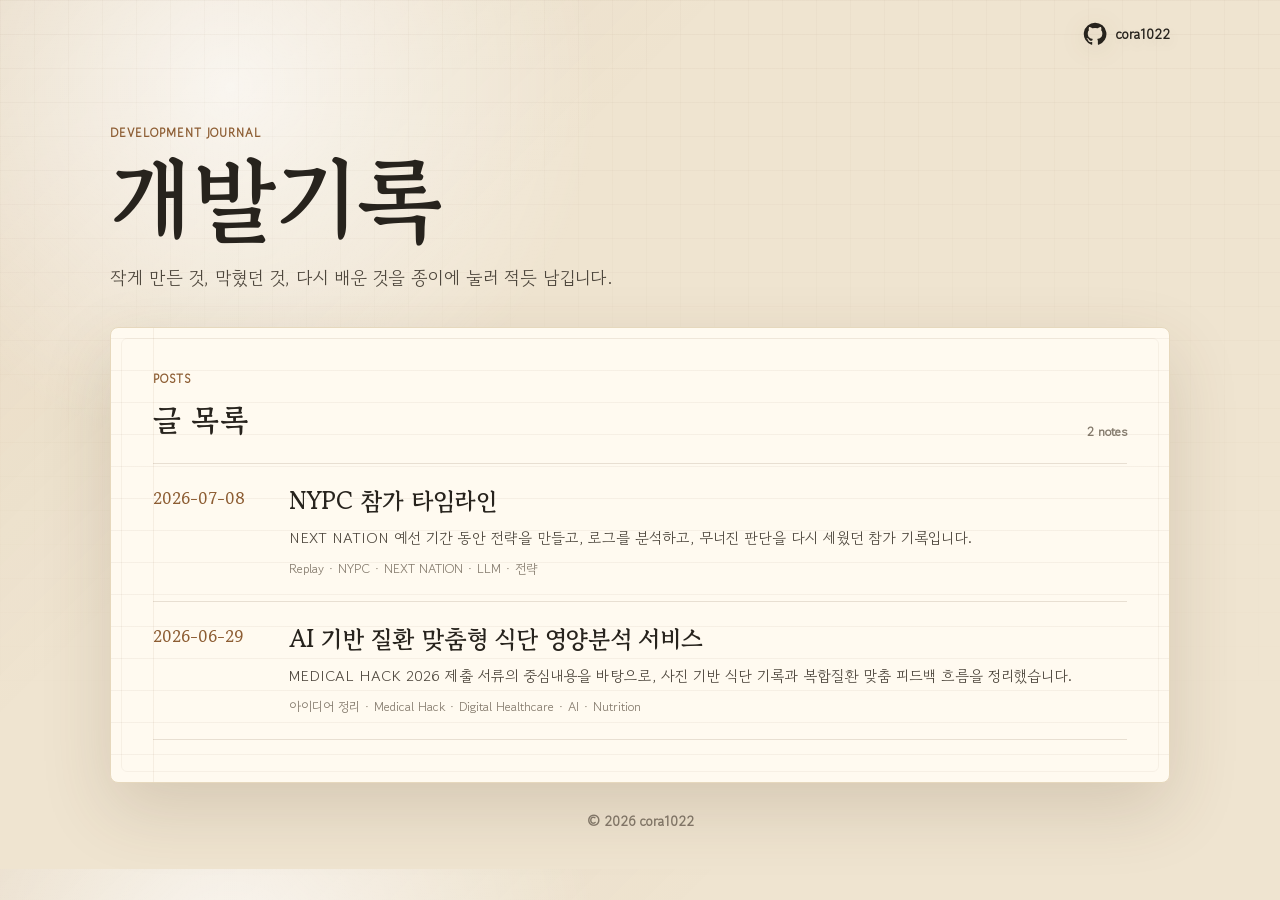
<file: index.html>
<!doctype html>
<html lang="ko">
<head>
  <meta charset="utf-8">
  <meta name="viewport" content="width=device-width, initial-scale=1">
  <title>cora1022 개발기록</title>
  <meta name="description" content="cora1022의 개발 기록을 모아둔 정적 개발기록 페이지입니다.">
  <meta property="og:title" content="cora1022 개발기록">
  <meta property="og:description" content="생각과 실험을 글로 남기는 개발 기록입니다.">
  <meta property="og:type" content="website">
  <meta property="og:url" content="https://cora1022.github.io/blog/">
  <link rel="preconnect" href="https://fonts.googleapis.com">
  <link rel="preconnect" href="https://fonts.gstatic.com" crossorigin>
  <link href="https://fonts.googleapis.com/css2?family=Gowun+Batang:wght@400;700&family=Gowun+Dodum&display=swap" rel="stylesheet">
  <link rel="stylesheet" href="assets/css/blog.css">
  <script defer src="assets/js/posts.js"></script>
  <script defer src="assets/js/main.js"></script>
</head>
<body>
  <header class="site-header">
    <a class="github-brand" href="https://github.com/cora1022" rel="noreferrer" target="_blank" aria-label="cora1022 GitHub">
      <svg viewBox="0 0 24 24" aria-hidden="true">
        <path d="M12 .7a11.3 11.3 0 0 0-3.57 22c.57.1.78-.25.78-.55v-2.16c-3.18.69-3.85-1.35-3.85-1.35-.52-1.31-1.27-1.66-1.27-1.66-1.04-.71.08-.7.08-.7 1.15.08 1.75 1.18 1.75 1.18 1.02 1.75 2.68 1.24 3.33.95.1-.74.4-1.24.72-1.52-2.54-.29-5.21-1.27-5.21-5.64 0-1.25.45-2.27 1.18-3.07-.12-.29-.51-1.46.11-3.03 0 0 .96-.31 3.14 1.17a10.86 10.86 0 0 1 5.72 0c2.18-1.48 3.14-1.17 3.14-1.17.62 1.57.23 2.74.11 3.03.74.8 1.18 1.82 1.18 3.07 0 4.38-2.68 5.35-5.23 5.63.41.36.77 1.06.77 2.14v3.17c0 .3.21.66.79.55A11.3 11.3 0 0 0 12 .7Z"/>
      </svg>
      <span>cora1022</span>
    </a>
  </header>

  <main>
    <section class="journal-hero" aria-labelledby="page-title">
      <p class="eyebrow">Development Journal</p>
      <h1 id="page-title">개발기록</h1>
      <p class="intro">작게 만든 것, 막혔던 것, 다시 배운 것을 종이에 눌러 적듯 남깁니다.</p>
    </section>

    <section class="paper-panel" aria-labelledby="posts-title">
      <div class="section-head">
        <div>
          <p class="eyebrow">Posts</p>
          <h2 id="posts-title">글 목록</h2>
        </div>
        <p class="post-count" data-post-count>0 notes</p>
      </div>
      <div class="post-list" data-post-list></div>
    </section>
  </main>

  <footer class="site-footer">
    <span>© <span data-year></span> cora1022</span>
  </footer>
</body>
</html>
</file>
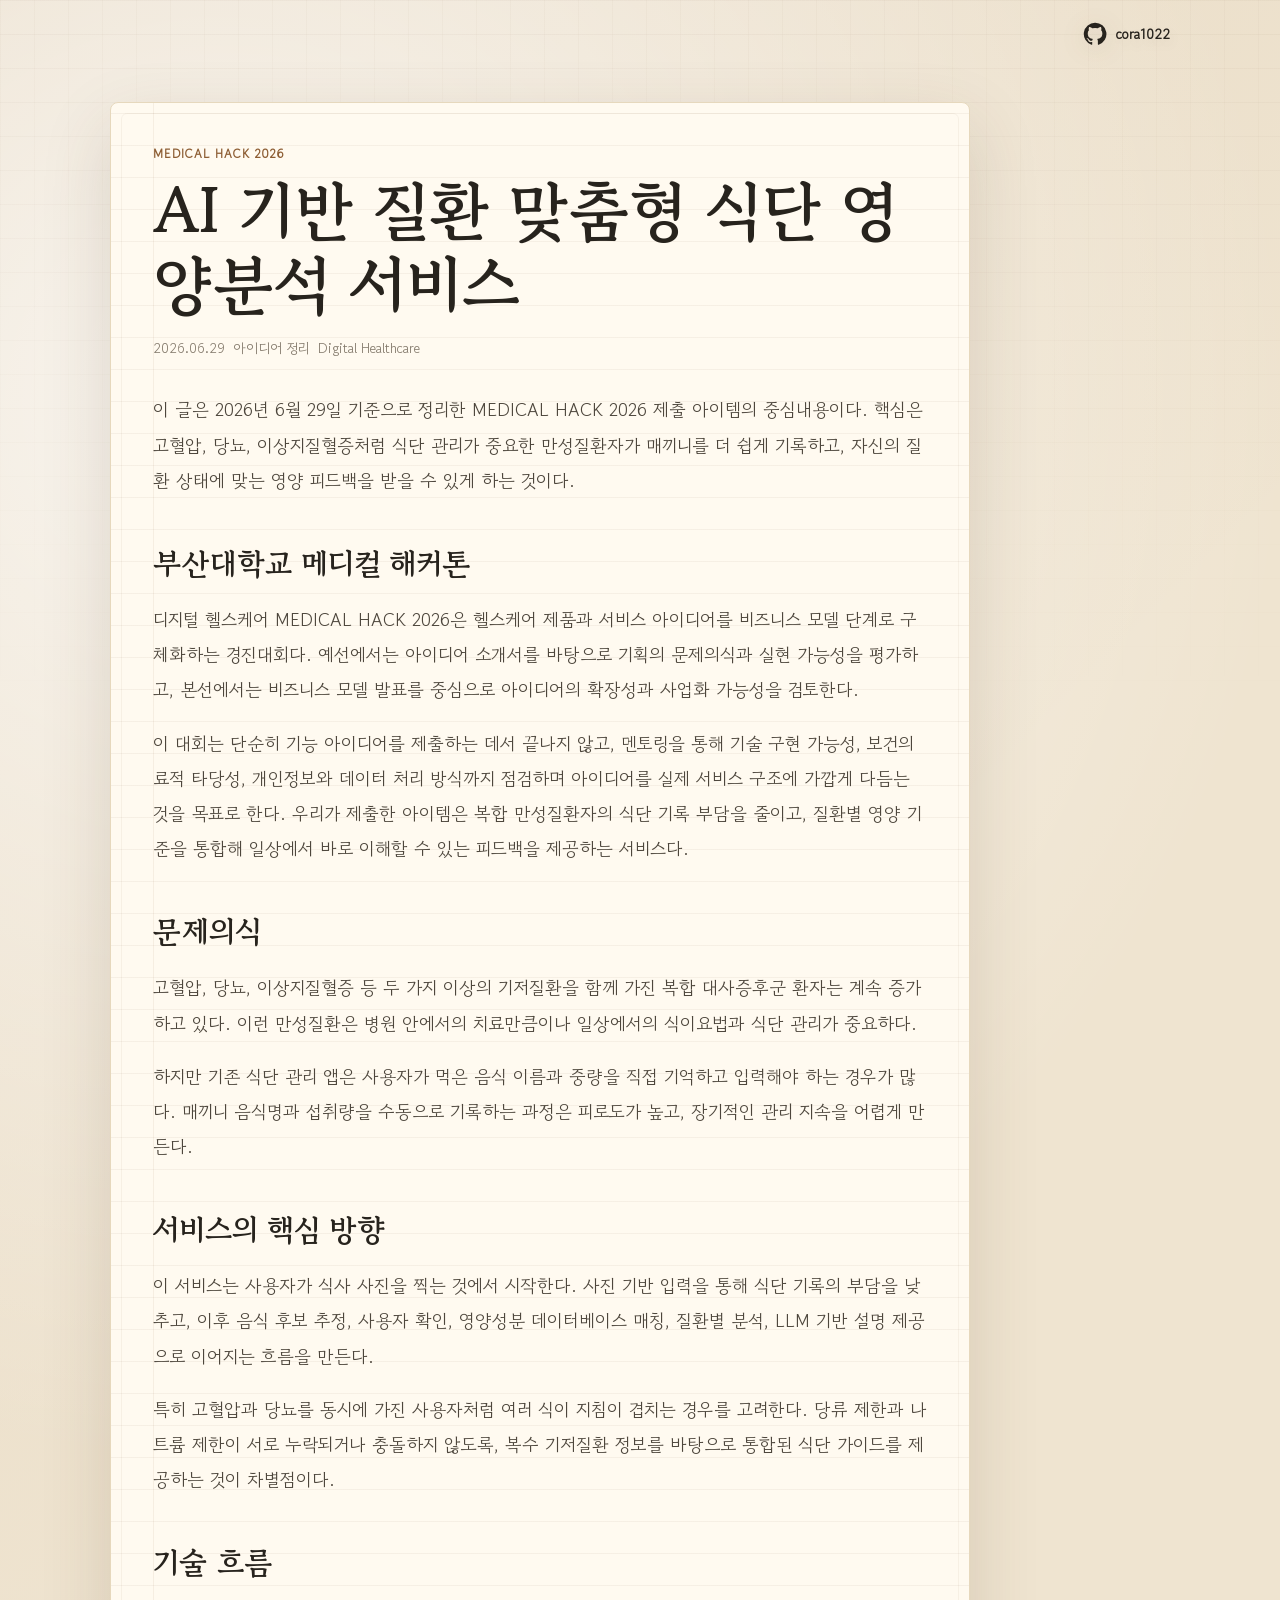
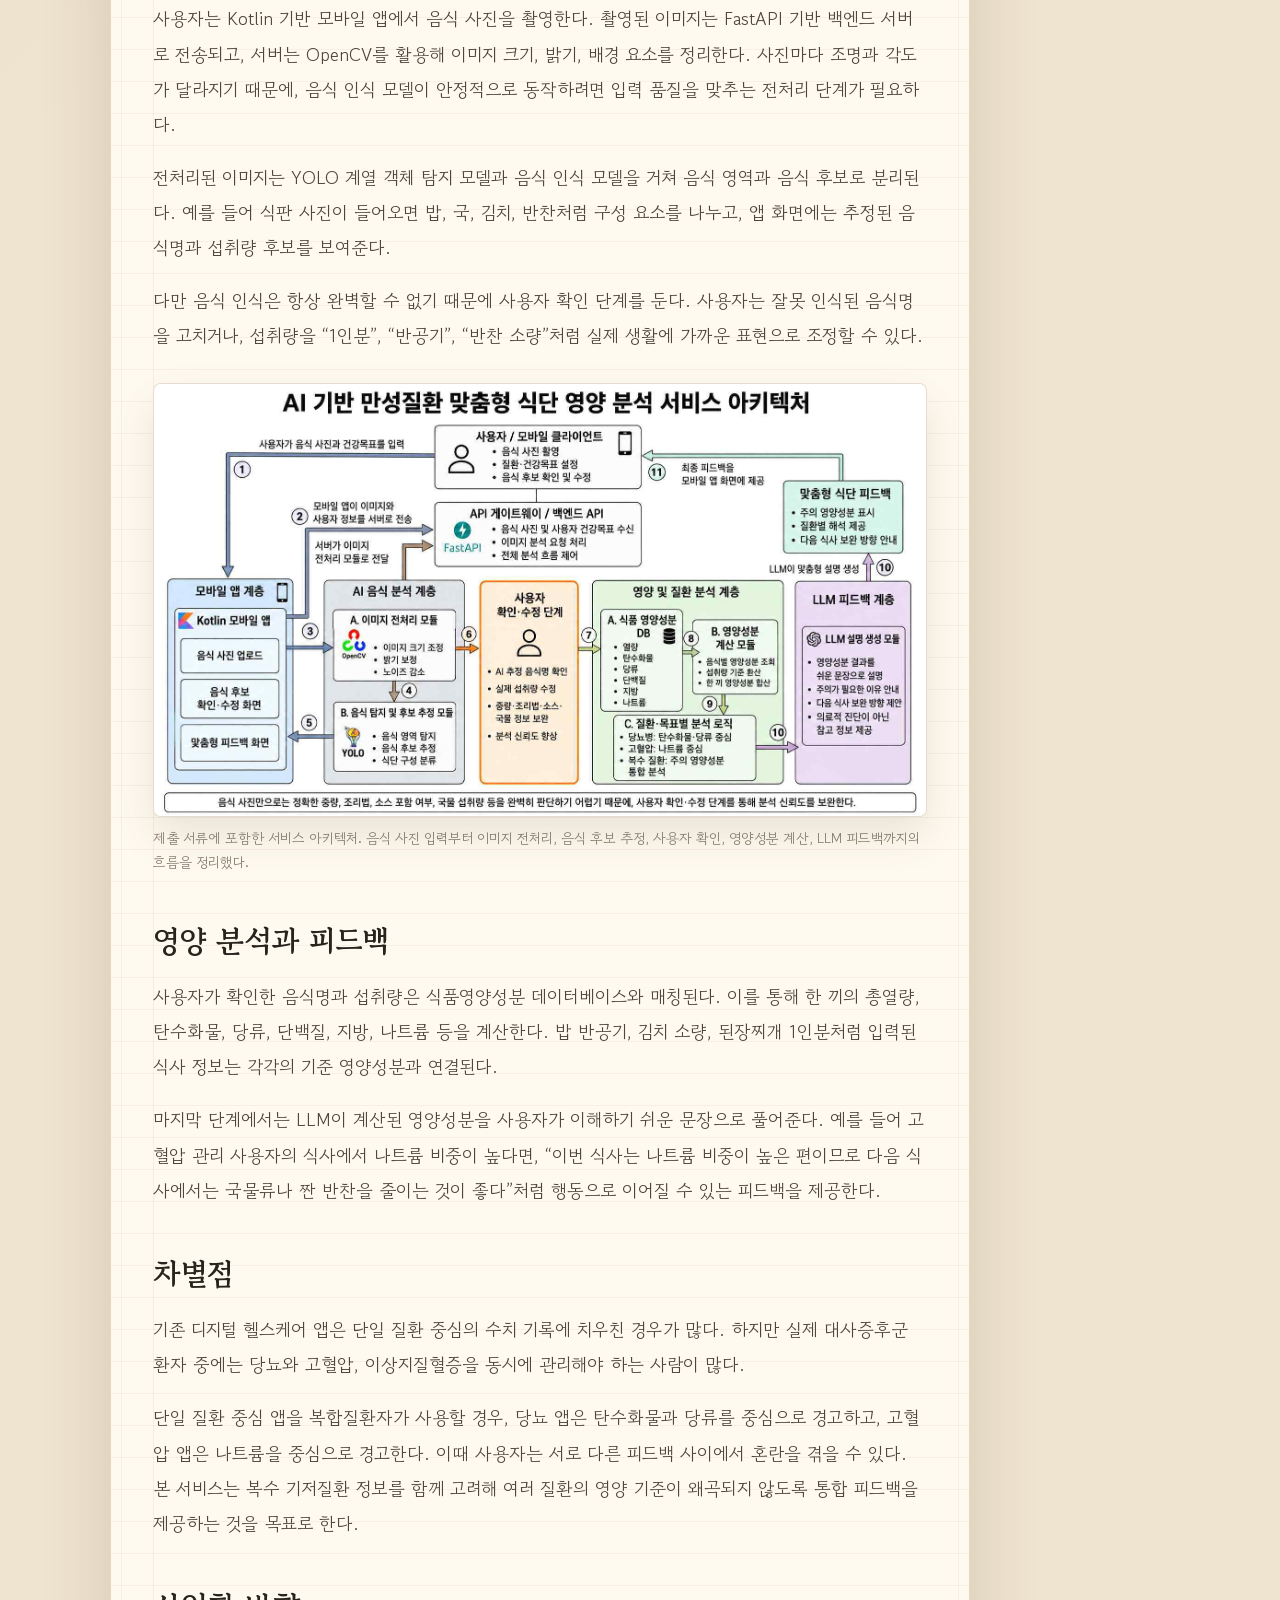
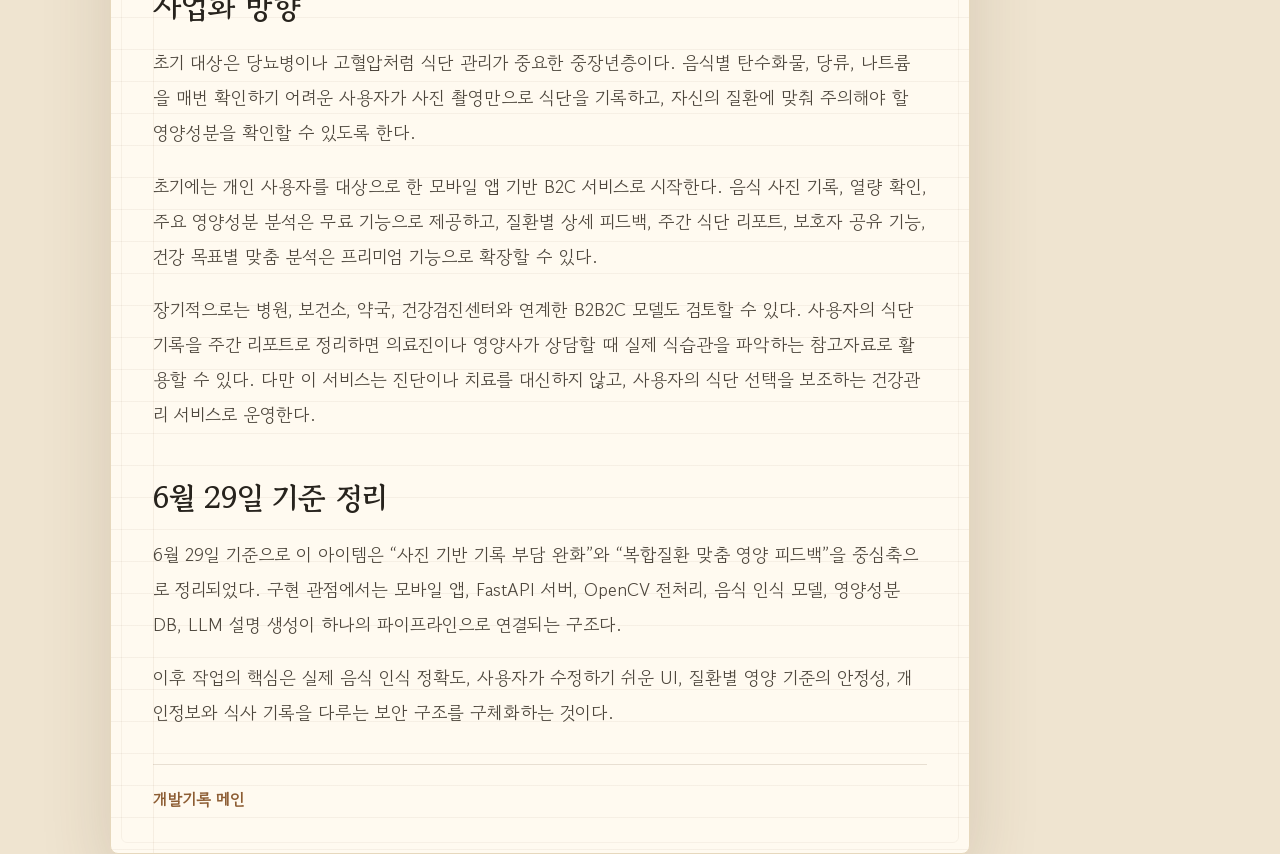
<file: posts/medical-hack-diet-analysis.html>
<!doctype html>
<html lang="ko">
<head>
  <meta charset="utf-8">
  <meta name="viewport" content="width=device-width, initial-scale=1">
  <title>AI 기반 질환 맞춤형 식단 영양분석 서비스 - cora1022 개발기록</title>
  <meta name="description" content="MEDICAL HACK 2026 제출 서류의 중심내용을 2026년 6월 29일 기준으로 정리한 개발기록입니다.">
  <link rel="preconnect" href="https://fonts.googleapis.com">
  <link rel="preconnect" href="https://fonts.gstatic.com" crossorigin>
  <link href="https://fonts.googleapis.com/css2?family=Gowun+Batang:wght@400;700&family=Gowun+Dodum&display=swap" rel="stylesheet">
  <link rel="stylesheet" href="../assets/css/blog.css">
</head>
<body class="article-page">
  <header class="site-header">
    <a class="github-brand" href="https://github.com/cora1022" rel="noreferrer" target="_blank" aria-label="cora1022 GitHub">
      <svg viewBox="0 0 24 24" aria-hidden="true">
        <path d="M12 .7a11.3 11.3 0 0 0-3.57 22c.57.1.78-.25.78-.55v-2.16c-3.18.69-3.85-1.35-3.85-1.35-.52-1.31-1.27-1.66-1.27-1.66-1.04-.71.08-.7.08-.7 1.15.08 1.75 1.18 1.75 1.18 1.02 1.75 2.68 1.24 3.33.95.1-.74.4-1.24.72-1.52-2.54-.29-5.21-1.27-5.21-5.64 0-1.25.45-2.27 1.18-3.07-.12-.29-.51-1.46.11-3.03 0 0 .96-.31 3.14 1.17a10.86 10.86 0 0 1 5.72 0c2.18-1.48 3.14-1.17 3.14-1.17.62 1.57.23 2.74.11 3.03.74.8 1.18 1.82 1.18 3.07 0 4.38-2.68 5.35-5.23 5.63.41.36.77 1.06.77 2.14v3.17c0 .3.21.66.79.55A11.3 11.3 0 0 0 12 .7Z"/>
      </svg>
      <span>cora1022</span>
    </a>
  </header>

  <main>
    <article class="paper-panel article">
      <header class="article-header">
        <p class="eyebrow">MEDICAL HACK 2026</p>
        <h1>AI 기반 질환 맞춤형 식단 영양분석 서비스</h1>
        <div class="article-meta">
          <time datetime="2026-06-29">2026.06.29</time>
          <span>아이디어 정리</span>
          <span>Digital Healthcare</span>
        </div>
      </header>

      <div class="article-content">
        <p>이 글은 2026년 6월 29일 기준으로 정리한 MEDICAL HACK 2026 제출 아이템의 중심내용이다. 핵심은 고혈압, 당뇨, 이상지질혈증처럼 식단 관리가 중요한 만성질환자가 매끼니를 더 쉽게 기록하고, 자신의 질환 상태에 맞는 영양 피드백을 받을 수 있게 하는 것이다.</p>

        <h2>부산대학교 메디컬 해커톤</h2>
        <p>디지털 헬스케어 MEDICAL HACK 2026은 헬스케어 제품과 서비스 아이디어를 비즈니스 모델 단계로 구체화하는 경진대회다. 예선에서는 아이디어 소개서를 바탕으로 기획의 문제의식과 실현 가능성을 평가하고, 본선에서는 비즈니스 모델 발표를 중심으로 아이디어의 확장성과 사업화 가능성을 검토한다.</p>
        <p>이 대회는 단순히 기능 아이디어를 제출하는 데서 끝나지 않고, 멘토링을 통해 기술 구현 가능성, 보건의료적 타당성, 개인정보와 데이터 처리 방식까지 점검하며 아이디어를 실제 서비스 구조에 가깝게 다듬는 것을 목표로 한다. 우리가 제출한 아이템은 복합 만성질환자의 식단 기록 부담을 줄이고, 질환별 영양 기준을 통합해 일상에서 바로 이해할 수 있는 피드백을 제공하는 서비스다.</p>

        <h2>문제의식</h2>
        <p>고혈압, 당뇨, 이상지질혈증 등 두 가지 이상의 기저질환을 함께 가진 복합 대사증후군 환자는 계속 증가하고 있다. 이런 만성질환은 병원 안에서의 치료만큼이나 일상에서의 식이요법과 식단 관리가 중요하다.</p>
        <p>하지만 기존 식단 관리 앱은 사용자가 먹은 음식 이름과 중량을 직접 기억하고 입력해야 하는 경우가 많다. 매끼니 음식명과 섭취량을 수동으로 기록하는 과정은 피로도가 높고, 장기적인 관리 지속을 어렵게 만든다.</p>

        <h2>서비스의 핵심 방향</h2>
        <p>이 서비스는 사용자가 식사 사진을 찍는 것에서 시작한다. 사진 기반 입력을 통해 식단 기록의 부담을 낮추고, 이후 음식 후보 추정, 사용자 확인, 영양성분 데이터베이스 매칭, 질환별 분석, LLM 기반 설명 제공으로 이어지는 흐름을 만든다.</p>
        <p>특히 고혈압과 당뇨를 동시에 가진 사용자처럼 여러 식이 지침이 겹치는 경우를 고려한다. 당류 제한과 나트륨 제한이 서로 누락되거나 충돌하지 않도록, 복수 기저질환 정보를 바탕으로 통합된 식단 가이드를 제공하는 것이 차별점이다.</p>

        <h2>기술 흐름</h2>
        <p>사용자는 Kotlin 기반 모바일 앱에서 음식 사진을 촬영한다. 촬영된 이미지는 FastAPI 기반 백엔드 서버로 전송되고, 서버는 OpenCV를 활용해 이미지 크기, 밝기, 배경 요소를 정리한다. 사진마다 조명과 각도가 달라지기 때문에, 음식 인식 모델이 안정적으로 동작하려면 입력 품질을 맞추는 전처리 단계가 필요하다.</p>
        <p>전처리된 이미지는 YOLO 계열 객체 탐지 모델과 음식 인식 모델을 거쳐 음식 영역과 음식 후보로 분리된다. 예를 들어 식판 사진이 들어오면 밥, 국, 김치, 반찬처럼 구성 요소를 나누고, 앱 화면에는 추정된 음식명과 섭취량 후보를 보여준다.</p>
        <p>다만 음식 인식은 항상 완벽할 수 없기 때문에 사용자 확인 단계를 둔다. 사용자는 잘못 인식된 음식명을 고치거나, 섭취량을 “1인분”, “반공기”, “반찬 소량”처럼 실제 생활에 가까운 표현으로 조정할 수 있다.</p>

        <figure class="article-figure">
          <img src="../assets/img/medical-hack/page-03-image-01.jpg" alt="AI 기반 만성질환 맞춤형 식단 영양 분석 서비스 아키텍처">
          <figcaption>제출 서류에 포함한 서비스 아키텍처. 음식 사진 입력부터 이미지 전처리, 음식 후보 추정, 사용자 확인, 영양성분 계산, LLM 피드백까지의 흐름을 정리했다.</figcaption>
        </figure>

        <h2>영양 분석과 피드백</h2>
        <p>사용자가 확인한 음식명과 섭취량은 식품영양성분 데이터베이스와 매칭된다. 이를 통해 한 끼의 총열량, 탄수화물, 당류, 단백질, 지방, 나트륨 등을 계산한다. 밥 반공기, 김치 소량, 된장찌개 1인분처럼 입력된 식사 정보는 각각의 기준 영양성분과 연결된다.</p>
        <p>마지막 단계에서는 LLM이 계산된 영양성분을 사용자가 이해하기 쉬운 문장으로 풀어준다. 예를 들어 고혈압 관리 사용자의 식사에서 나트륨 비중이 높다면, “이번 식사는 나트륨 비중이 높은 편이므로 다음 식사에서는 국물류나 짠 반찬을 줄이는 것이 좋다”처럼 행동으로 이어질 수 있는 피드백을 제공한다.</p>

        <h2>차별점</h2>
        <p>기존 디지털 헬스케어 앱은 단일 질환 중심의 수치 기록에 치우친 경우가 많다. 하지만 실제 대사증후군 환자 중에는 당뇨와 고혈압, 이상지질혈증을 동시에 관리해야 하는 사람이 많다.</p>
        <p>단일 질환 중심 앱을 복합질환자가 사용할 경우, 당뇨 앱은 탄수화물과 당류를 중심으로 경고하고, 고혈압 앱은 나트륨을 중심으로 경고한다. 이때 사용자는 서로 다른 피드백 사이에서 혼란을 겪을 수 있다. 본 서비스는 복수 기저질환 정보를 함께 고려해 여러 질환의 영양 기준이 왜곡되지 않도록 통합 피드백을 제공하는 것을 목표로 한다.</p>

        <h2>사업화 방향</h2>
        <p>초기 대상은 당뇨병이나 고혈압처럼 식단 관리가 중요한 중장년층이다. 음식별 탄수화물, 당류, 나트륨을 매번 확인하기 어려운 사용자가 사진 촬영만으로 식단을 기록하고, 자신의 질환에 맞춰 주의해야 할 영양성분을 확인할 수 있도록 한다.</p>
        <p>초기에는 개인 사용자를 대상으로 한 모바일 앱 기반 B2C 서비스로 시작한다. 음식 사진 기록, 열량 확인, 주요 영양성분 분석은 무료 기능으로 제공하고, 질환별 상세 피드백, 주간 식단 리포트, 보호자 공유 기능, 건강 목표별 맞춤 분석은 프리미엄 기능으로 확장할 수 있다.</p>
        <p>장기적으로는 병원, 보건소, 약국, 건강검진센터와 연계한 B2B2C 모델도 검토할 수 있다. 사용자의 식단 기록을 주간 리포트로 정리하면 의료진이나 영양사가 상담할 때 실제 식습관을 파악하는 참고자료로 활용할 수 있다. 다만 이 서비스는 진단이나 치료를 대신하지 않고, 사용자의 식단 선택을 보조하는 건강관리 서비스로 운영한다.</p>

        <h2>6월 29일 기준 정리</h2>
        <p>6월 29일 기준으로 이 아이템은 “사진 기반 기록 부담 완화”와 “복합질환 맞춤 영양 피드백”을 중심축으로 정리되었다. 구현 관점에서는 모바일 앱, FastAPI 서버, OpenCV 전처리, 음식 인식 모델, 영양성분 DB, LLM 설명 생성이 하나의 파이프라인으로 연결되는 구조다.</p>
        <p>이후 작업의 핵심은 실제 음식 인식 정확도, 사용자가 수정하기 쉬운 UI, 질환별 영양 기준의 안정성, 개인정보와 식사 기록을 다루는 보안 구조를 구체화하는 것이다.</p>
      </div>

      <footer class="article-actions">
        <a class="text-link" href="../">개발기록 메인</a>
      </footer>
    </article>
  </main>
</body>
</html>
</file>
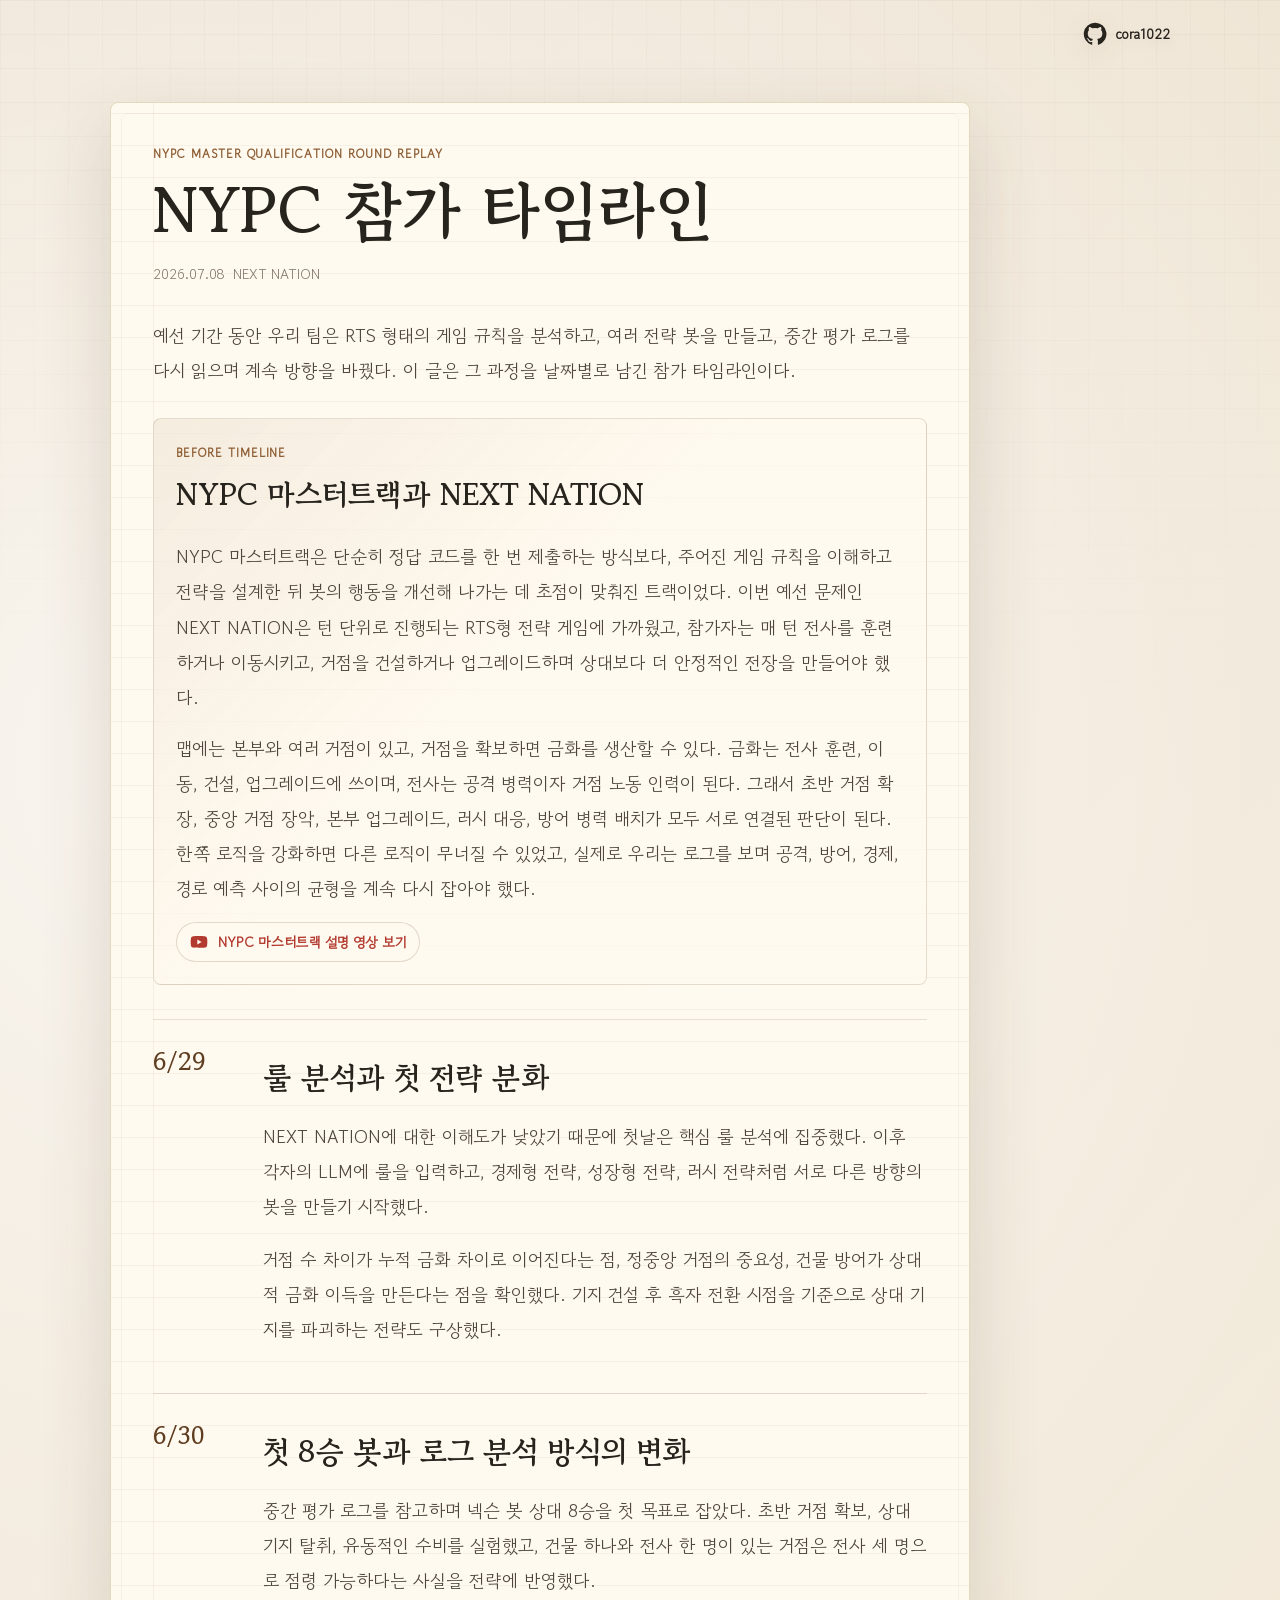
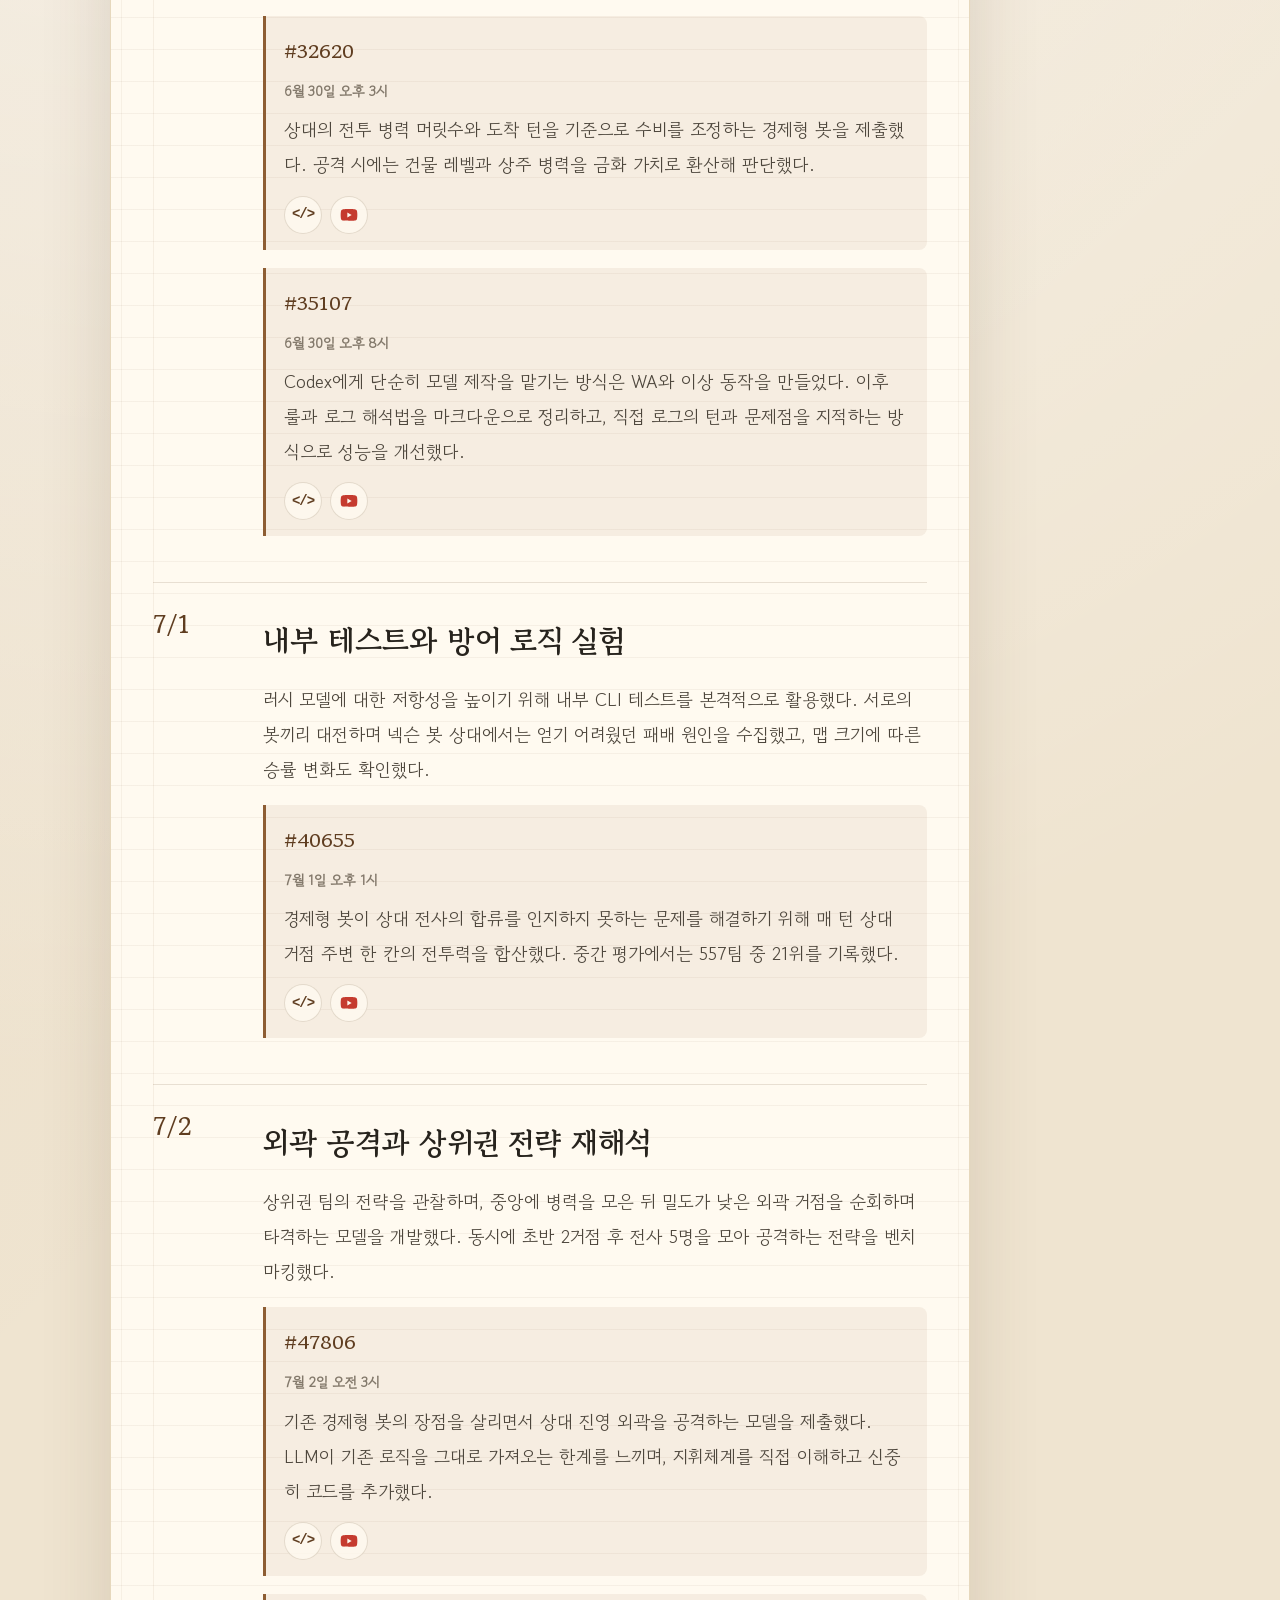
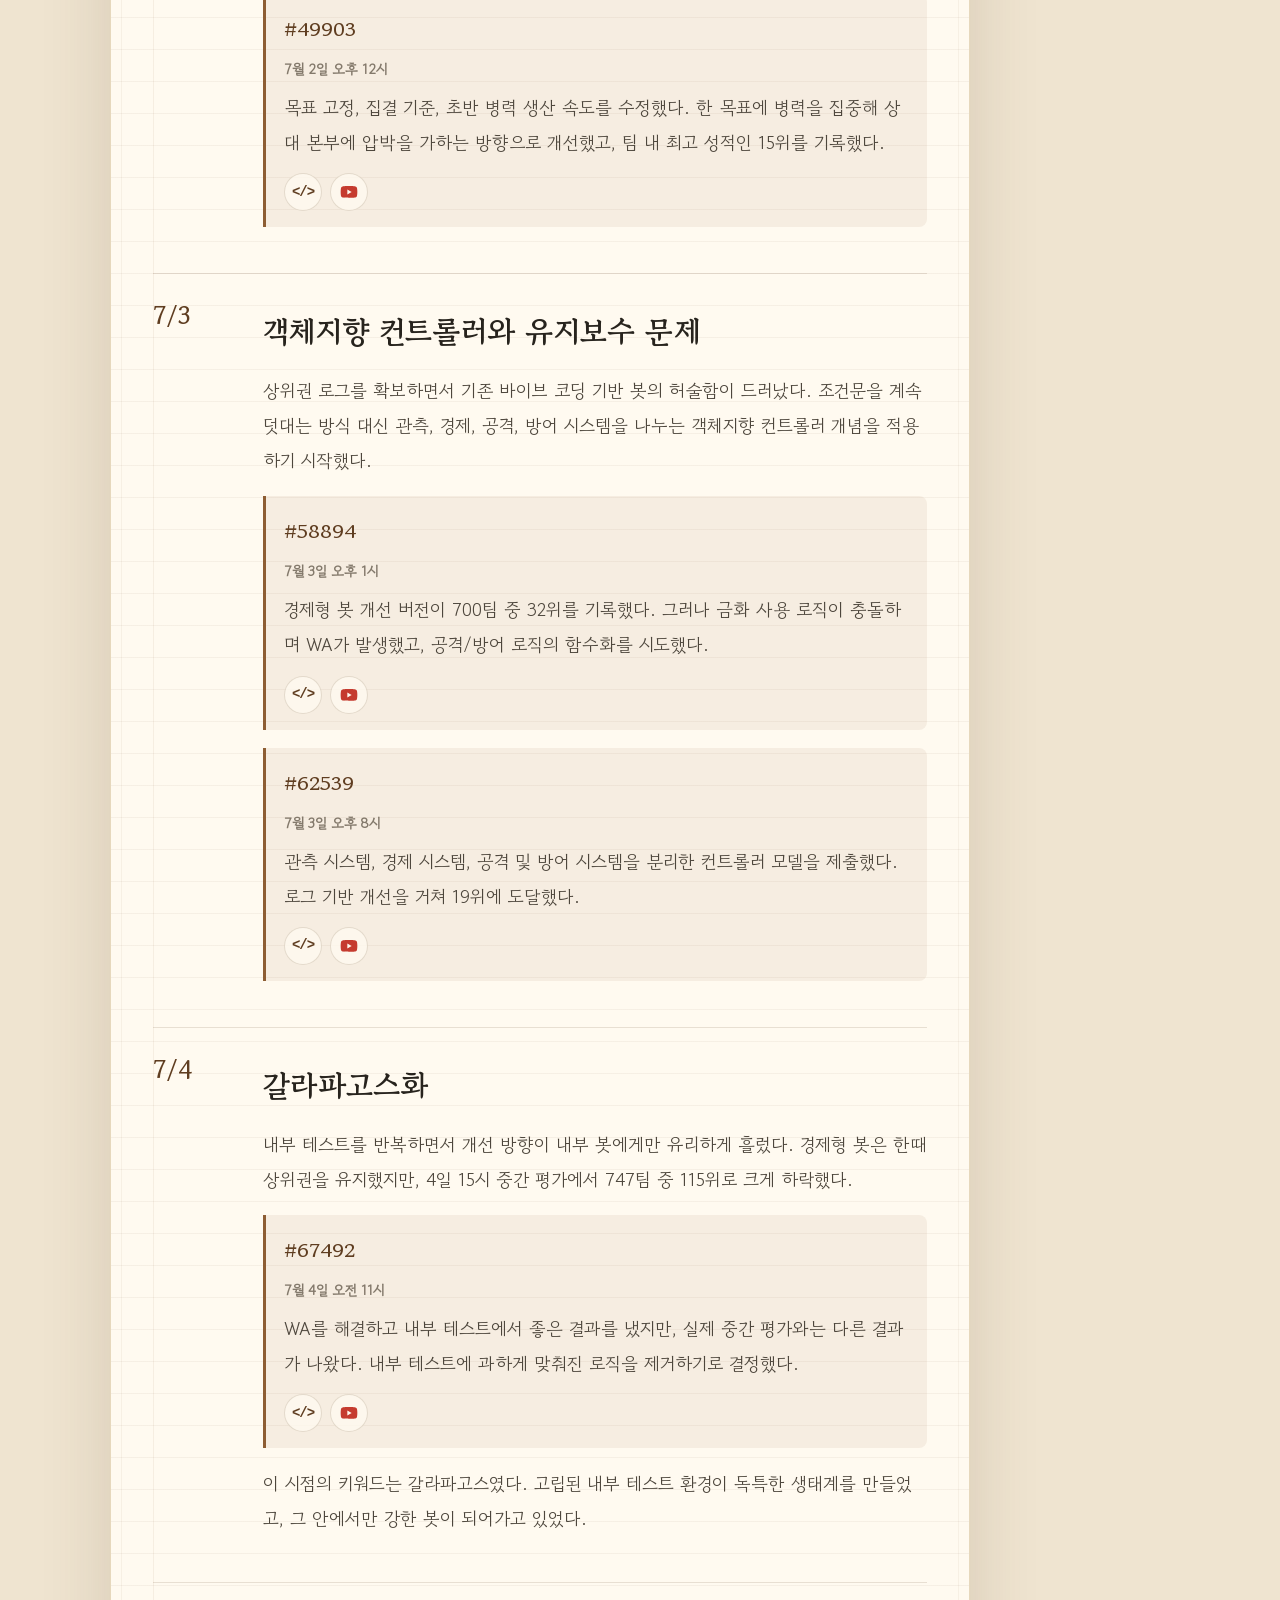
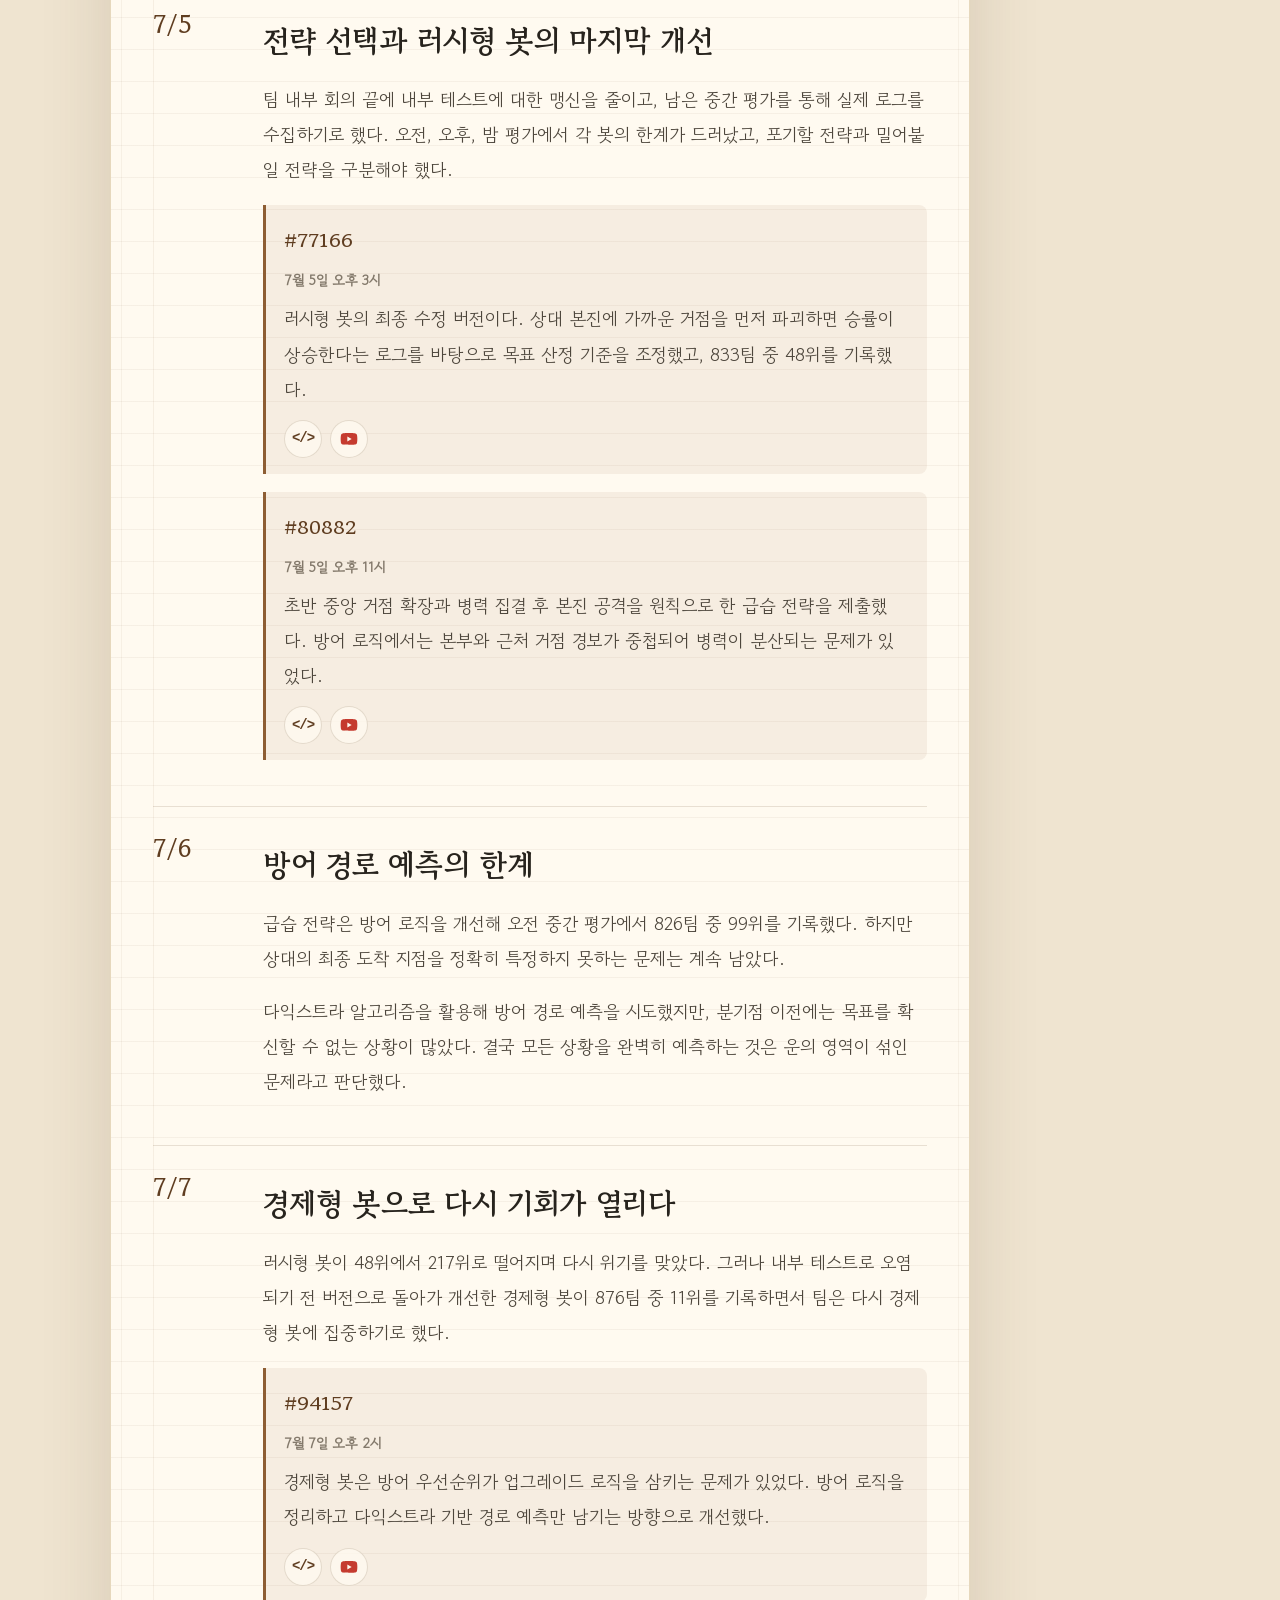
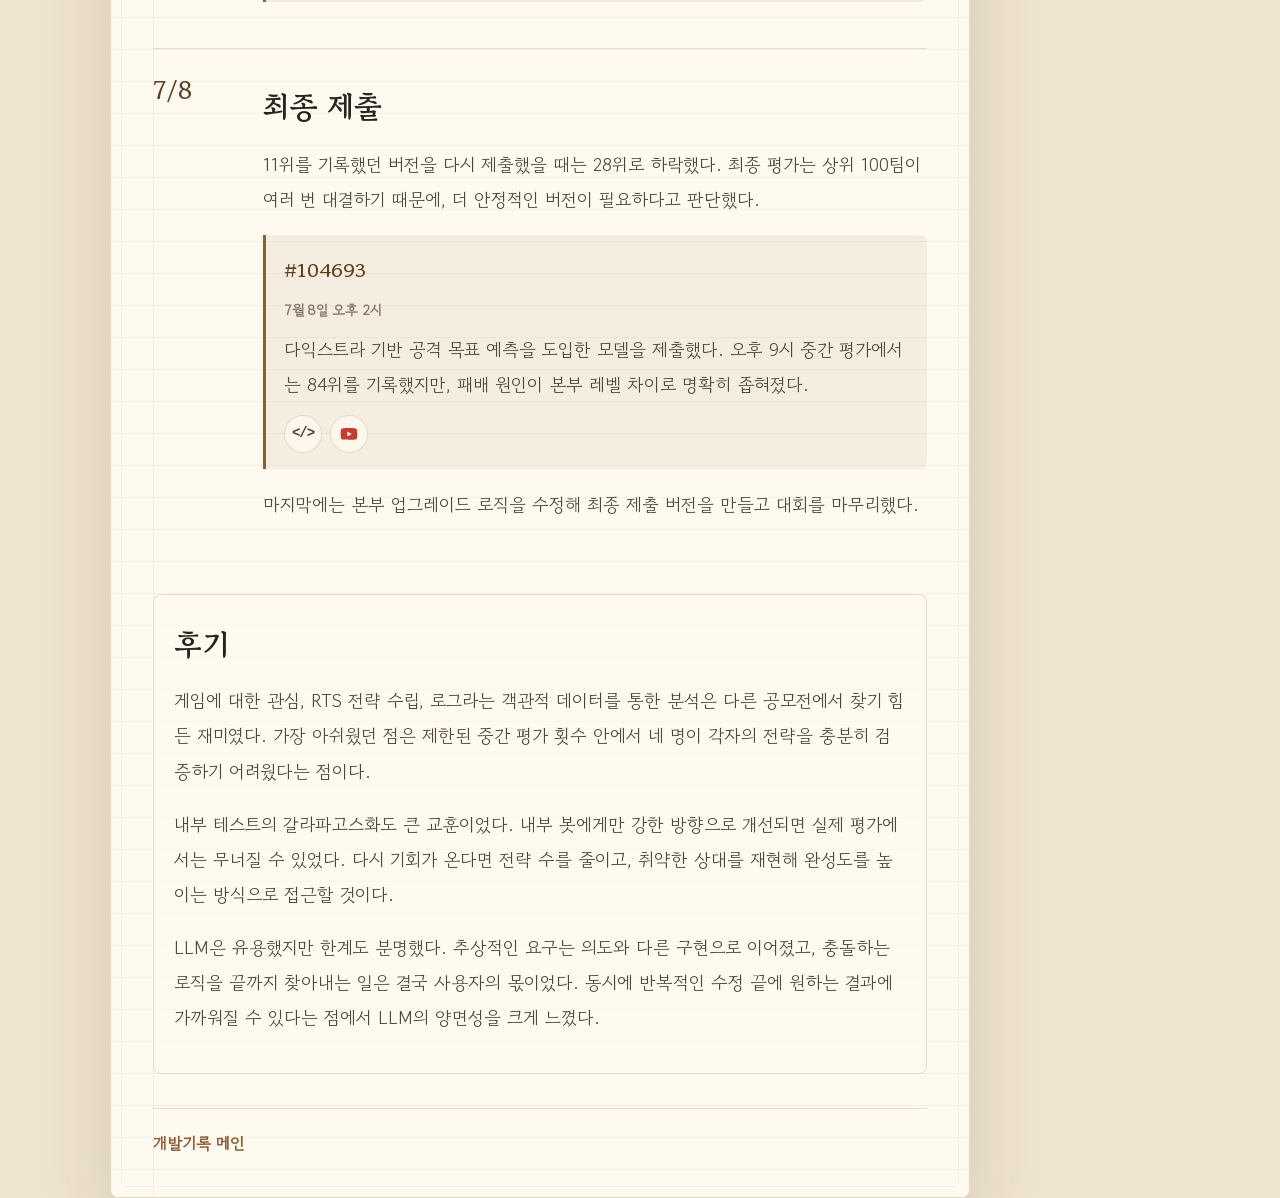
<file: posts/nypc-participation-timeline.html>
<!doctype html>
<html lang="ko">
<head>
  <meta charset="utf-8">
  <meta name="viewport" content="width=device-width, initial-scale=1">
  <title>NYPC 참가 타임라인 - cora1022 개발기록</title>
  <meta name="description" content="NYPC NEXT NATION 예선 참가 과정을 날짜별 타임라인으로 정리한 기록입니다.">
  <link rel="preconnect" href="https://fonts.googleapis.com">
  <link rel="preconnect" href="https://fonts.gstatic.com" crossorigin>
  <link href="https://fonts.googleapis.com/css2?family=Gowun+Batang:wght@400;700&family=Gowun+Dodum&display=swap" rel="stylesheet">
  <link rel="stylesheet" href="../assets/css/blog.css">
  <script defer src="../assets/js/video-modal.js"></script>
</head>
<body class="article-page">
  <header class="site-header">
    <a class="github-brand" href="https://github.com/cora1022" rel="noreferrer" target="_blank" aria-label="cora1022 GitHub">
      <svg viewBox="0 0 24 24" aria-hidden="true">
        <path d="M12 .7a11.3 11.3 0 0 0-3.57 22c.57.1.78-.25.78-.55v-2.16c-3.18.69-3.85-1.35-3.85-1.35-.52-1.31-1.27-1.66-1.27-1.66-1.04-.71.08-.7.08-.7 1.15.08 1.75 1.18 1.75 1.18 1.02 1.75 2.68 1.24 3.33.95.1-.74.4-1.24.72-1.52-2.54-.29-5.21-1.27-5.21-5.64 0-1.25.45-2.27 1.18-3.07-.12-.29-.51-1.46.11-3.03 0 0 .96-.31 3.14 1.17a10.86 10.86 0 0 1 5.72 0c2.18-1.48 3.14-1.17 3.14-1.17.62 1.57.23 2.74.11 3.03.74.8 1.18 1.82 1.18 3.07 0 4.38-2.68 5.35-5.23 5.63.41.36.77 1.06.77 2.14v3.17c0 .3.21.66.79.55A11.3 11.3 0 0 0 12 .7Z"/>
      </svg>
      <span>cora1022</span>
    </a>
  </header>

  <main>
    <article class="paper-panel article">
      <header class="article-header">
        <p class="eyebrow">NYPC Master Qualification Round Replay</p>
        <h1>NYPC 참가 타임라인</h1>
        <div class="article-meta">
          <time datetime="2026-07-08">2026.07.08</time>
          <span>NEXT NATION</span>
        </div>
      </header>

      <div class="article-content">
        <p>예선 기간 동안 우리 팀은 RTS 형태의 게임 규칙을 분석하고, 여러 전략 봇을 만들고, 중간 평가 로그를 다시 읽으며 계속 방향을 바꿨다. 이 글은 그 과정을 날짜별로 남긴 참가 타임라인이다.</p>

        <section class="intro-brief" aria-labelledby="master-track-title">
          <div>
            <p class="eyebrow">Before Timeline</p>
            <h2 id="master-track-title">NYPC 마스터트랙과 NEXT NATION</h2>
          </div>
          <p>NYPC 마스터트랙은 단순히 정답 코드를 한 번 제출하는 방식보다, 주어진 게임 규칙을 이해하고 전략을 설계한 뒤 봇의 행동을 개선해 나가는 데 초점이 맞춰진 트랙이었다. 이번 예선 문제인 NEXT NATION은 턴 단위로 진행되는 RTS형 전략 게임에 가까웠고, 참가자는 매 턴 전사를 훈련하거나 이동시키고, 거점을 건설하거나 업그레이드하며 상대보다 더 안정적인 전장을 만들어야 했다.</p>
          <p>맵에는 본부와 여러 거점이 있고, 거점을 확보하면 금화를 생산할 수 있다. 금화는 전사 훈련, 이동, 건설, 업그레이드에 쓰이며, 전사는 공격 병력이자 거점 노동 인력이 된다. 그래서 초반 거점 확장, 중앙 거점 장악, 본부 업그레이드, 러시 대응, 방어 병력 배치가 모두 서로 연결된 판단이 된다. 한쪽 로직을 강화하면 다른 로직이 무너질 수 있었고, 실제로 우리는 로그를 보며 공격, 방어, 경제, 경로 예측 사이의 균형을 계속 다시 잡아야 했다.</p>
          <a class="video-reference" href="https://www.youtube.com/watch?v=BnExruRtP1A&t=114s" rel="noreferrer" target="_blank">
            <svg viewBox="0 0 24 24" aria-hidden="true"><path d="M21.6 7.2a2.7 2.7 0 0 0-1.9-1.9C18 4.9 12 4.9 12 4.9s-6 0-7.7.4a2.7 2.7 0 0 0-1.9 1.9A28.2 28.2 0 0 0 2 12a28.2 28.2 0 0 0 .4 4.8 2.7 2.7 0 0 0 1.9 1.9c1.7.4 7.7.4 7.7.4s6 0 7.7-.4a2.7 2.7 0 0 0 1.9-1.9A28.2 28.2 0 0 0 22 12a28.2 28.2 0 0 0-.4-4.8ZM10 15.1V8.9l5.2 3.1L10 15.1Z"/></svg>
            <span>NYPC 마스터트랙 설명 영상 보기</span>
          </a>
        </section>

        <section class="timeline" aria-label="NYPC 참가 타임라인">
          <article class="timeline-entry">
            <time datetime="2026-06-29">6/29</time>
            <div>
              <h2>룰 분석과 첫 전략 분화</h2>
              <p>NEXT NATION에 대한 이해도가 낮았기 때문에 첫날은 핵심 룰 분석에 집중했다. 이후 각자의 LLM에 룰을 입력하고, 경제형 전략, 성장형 전략, 러시 전략처럼 서로 다른 방향의 봇을 만들기 시작했다.</p>
              <p>거점 수 차이가 누적 금화 차이로 이어진다는 점, 정중앙 거점의 중요성, 건물 방어가 상대적 금화 이득을 만든다는 점을 확인했다. 기지 건설 후 흑자 전환 시점을 기준으로 상대 기지를 파괴하는 전략도 구상했다.</p>
            </div>
          </article>

          <article class="timeline-entry">
            <time datetime="2026-06-30">6/30</time>
            <div>
              <h2>첫 8승 봇과 로그 분석 방식의 변화</h2>
              <p>중간 평가 로그를 참고하며 넥슨 봇 상대 8승을 첫 목표로 잡았다. 초반 거점 확보, 상대 기지 탈취, 유동적인 수비를 실험했고, 건물 하나와 전사 한 명이 있는 거점은 전사 세 명으로 점령 가능하다는 사실을 전략에 반영했다.</p>
              <div class="submission-card">
                <strong>#32620</strong>
                <span>6월 30일 오후 3시</span>
                <p>상대의 전투 병력 머릿수와 도착 턴을 기준으로 수비를 조정하는 경제형 봇을 제출했다. 공격 시에는 건물 레벨과 상주 병력을 금화 가치로 환산해 판단했다.</p>
                <div class="submission-actions">
                  <a class="submission-action" href="../assets/code/32620.cpp" download aria-label="#32620 코드 다운로드"><svg viewBox="0 0 24 24" aria-hidden="true"><path d="M12 3v10.17l3.59-3.58L17 11l-5 5-5-5 1.41-1.41L11 13.17V3h2ZM5 19h14v2H5v-2Z"/></svg></a>
                  <button class="submission-action youtube-action" type="button" data-video-title="#32620 실행 영상" data-video-url="https://youtu.be/u1oa255PkIc" aria-label="#32620 실행 영상 보기"><svg viewBox="0 0 24 24" aria-hidden="true"><path d="M21.6 7.2a2.7 2.7 0 0 0-1.9-1.9C18 4.9 12 4.9 12 4.9s-6 0-7.7.4a2.7 2.7 0 0 0-1.9 1.9A28.2 28.2 0 0 0 2 12a28.2 28.2 0 0 0 .4 4.8 2.7 2.7 0 0 0 1.9 1.9c1.7.4 7.7.4 7.7.4s6 0 7.7-.4a2.7 2.7 0 0 0 1.9-1.9A28.2 28.2 0 0 0 22 12a28.2 28.2 0 0 0-.4-4.8ZM10 15.1V8.9l5.2 3.1L10 15.1Z"/></svg></button>
                </div>
              </div>
              <div class="submission-card">
                <strong>#35107</strong>
                <span>6월 30일 오후 8시</span>
                <p>Codex에게 단순히 모델 제작을 맡기는 방식은 WA와 이상 동작을 만들었다. 이후 룰과 로그 해석법을 마크다운으로 정리하고, 직접 로그의 턴과 문제점을 지적하는 방식으로 성능을 개선했다.</p>
                <div class="submission-actions">
                  <a class="submission-action" href="../assets/code/35107.cpp" download aria-label="#35107 코드 다운로드"><svg viewBox="0 0 24 24" aria-hidden="true"><path d="M12 3v10.17l3.59-3.58L17 11l-5 5-5-5 1.41-1.41L11 13.17V3h2ZM5 19h14v2H5v-2Z"/></svg></a>
                  <button class="submission-action youtube-action" type="button" data-video-title="#35107 실행 영상" data-video-url="https://youtu.be/IdIb3GAVyTU" aria-label="#35107 실행 영상 보기"><svg viewBox="0 0 24 24" aria-hidden="true"><path d="M21.6 7.2a2.7 2.7 0 0 0-1.9-1.9C18 4.9 12 4.9 12 4.9s-6 0-7.7.4a2.7 2.7 0 0 0-1.9 1.9A28.2 28.2 0 0 0 2 12a28.2 28.2 0 0 0 .4 4.8 2.7 2.7 0 0 0 1.9 1.9c1.7.4 7.7.4 7.7.4s6 0 7.7-.4a2.7 2.7 0 0 0 1.9-1.9A28.2 28.2 0 0 0 22 12a28.2 28.2 0 0 0-.4-4.8ZM10 15.1V8.9l5.2 3.1L10 15.1Z"/></svg></button>
                </div>
              </div>
            </div>
          </article>

          <article class="timeline-entry">
            <time datetime="2026-07-01">7/1</time>
            <div>
              <h2>내부 테스트와 방어 로직 실험</h2>
              <p>러시 모델에 대한 저항성을 높이기 위해 내부 CLI 테스트를 본격적으로 활용했다. 서로의 봇끼리 대전하며 넥슨 봇 상대에서는 얻기 어려웠던 패배 원인을 수집했고, 맵 크기에 따른 승률 변화도 확인했다.</p>
              <div class="submission-card">
                <strong>#40655</strong>
                <span>7월 1일 오후 1시</span>
                <p>경제형 봇이 상대 전사의 합류를 인지하지 못하는 문제를 해결하기 위해 매 턴 상대 거점 주변 한 칸의 전투력을 합산했다. 중간 평가에서는 557팀 중 21위를 기록했다.</p>
                <div class="submission-actions">
                  <a class="submission-action" href="../assets/code/40655.cpp" download aria-label="#40655 코드 다운로드"><svg viewBox="0 0 24 24" aria-hidden="true"><path d="M12 3v10.17l3.59-3.58L17 11l-5 5-5-5 1.41-1.41L11 13.17V3h2ZM5 19h14v2H5v-2Z"/></svg></a>
                  <button class="submission-action youtube-action" type="button" data-video-title="#40655 실행 영상" data-video-url="https://youtu.be/dRQTCS7ou3M" aria-label="#40655 실행 영상 보기"><svg viewBox="0 0 24 24" aria-hidden="true"><path d="M21.6 7.2a2.7 2.7 0 0 0-1.9-1.9C18 4.9 12 4.9 12 4.9s-6 0-7.7.4a2.7 2.7 0 0 0-1.9 1.9A28.2 28.2 0 0 0 2 12a28.2 28.2 0 0 0 .4 4.8 2.7 2.7 0 0 0 1.9 1.9c1.7.4 7.7.4 7.7.4s6 0 7.7-.4a2.7 2.7 0 0 0 1.9-1.9A28.2 28.2 0 0 0 22 12a28.2 28.2 0 0 0-.4-4.8ZM10 15.1V8.9l5.2 3.1L10 15.1Z"/></svg></button>
                </div>
              </div>
            </div>
          </article>

          <article class="timeline-entry">
            <time datetime="2026-07-02">7/2</time>
            <div>
              <h2>외곽 공격과 상위권 전략 재해석</h2>
              <p>상위권 팀의 전략을 관찰하며, 중앙에 병력을 모은 뒤 밀도가 낮은 외곽 거점을 순회하며 타격하는 모델을 개발했다. 동시에 초반 2거점 후 전사 5명을 모아 공격하는 전략을 벤치마킹했다.</p>
              <div class="submission-card">
                <strong>#47806</strong>
                <span>7월 2일 오전 3시</span>
                <p>기존 경제형 봇의 장점을 살리면서 상대 진영 외곽을 공격하는 모델을 제출했다. LLM이 기존 로직을 그대로 가져오는 한계를 느끼며, 지휘체계를 직접 이해하고 신중히 코드를 추가했다.</p>
                <div class="submission-actions">
                  <a class="submission-action" href="../assets/code/47806.cpp" download aria-label="#47806 코드 다운로드"><svg viewBox="0 0 24 24" aria-hidden="true"><path d="M12 3v10.17l3.59-3.58L17 11l-5 5-5-5 1.41-1.41L11 13.17V3h2ZM5 19h14v2H5v-2Z"/></svg></a>
                  <button class="submission-action youtube-action" type="button" data-video-title="#47806 실행 영상" data-video-url="https://youtu.be/S6ENXrdj-ic" aria-label="#47806 실행 영상 보기"><svg viewBox="0 0 24 24" aria-hidden="true"><path d="M21.6 7.2a2.7 2.7 0 0 0-1.9-1.9C18 4.9 12 4.9 12 4.9s-6 0-7.7.4a2.7 2.7 0 0 0-1.9 1.9A28.2 28.2 0 0 0 2 12a28.2 28.2 0 0 0 .4 4.8 2.7 2.7 0 0 0 1.9 1.9c1.7.4 7.7.4 7.7.4s6 0 7.7-.4a2.7 2.7 0 0 0 1.9-1.9A28.2 28.2 0 0 0 22 12a28.2 28.2 0 0 0-.4-4.8ZM10 15.1V8.9l5.2 3.1L10 15.1Z"/></svg></button>
                </div>
              </div>
              <div class="submission-card">
                <strong>#49903</strong>
                <span>7월 2일 오후 12시</span>
                <p>목표 고정, 집결 기준, 초반 병력 생산 속도를 수정했다. 한 목표에 병력을 집중해 상대 본부에 압박을 가하는 방향으로 개선했고, 팀 내 최고 성적인 15위를 기록했다.</p>
                <div class="submission-actions">
                  <a class="submission-action" href="../assets/code/49903.cpp" download aria-label="#49903 코드 다운로드"><svg viewBox="0 0 24 24" aria-hidden="true"><path d="M12 3v10.17l3.59-3.58L17 11l-5 5-5-5 1.41-1.41L11 13.17V3h2ZM5 19h14v2H5v-2Z"/></svg></a>
                  <button class="submission-action youtube-action" type="button" data-video-title="#49903 실행 영상" data-video-url="https://youtu.be/5yHiFvg-ekA" aria-label="#49903 실행 영상 보기"><svg viewBox="0 0 24 24" aria-hidden="true"><path d="M21.6 7.2a2.7 2.7 0 0 0-1.9-1.9C18 4.9 12 4.9 12 4.9s-6 0-7.7.4a2.7 2.7 0 0 0-1.9 1.9A28.2 28.2 0 0 0 2 12a28.2 28.2 0 0 0 .4 4.8 2.7 2.7 0 0 0 1.9 1.9c1.7.4 7.7.4 7.7.4s6 0 7.7-.4a2.7 2.7 0 0 0 1.9-1.9A28.2 28.2 0 0 0 22 12a28.2 28.2 0 0 0-.4-4.8ZM10 15.1V8.9l5.2 3.1L10 15.1Z"/></svg></button>
                </div>
              </div>
            </div>
          </article>

          <article class="timeline-entry">
            <time datetime="2026-07-03">7/3</time>
            <div>
              <h2>객체지향 컨트롤러와 유지보수 문제</h2>
              <p>상위권 로그를 확보하면서 기존 바이브 코딩 기반 봇의 허술함이 드러났다. 조건문을 계속 덧대는 방식 대신 관측, 경제, 공격, 방어 시스템을 나누는 객체지향 컨트롤러 개념을 적용하기 시작했다.</p>
              <div class="submission-card">
                <strong>#58894</strong>
                <span>7월 3일 오후 1시</span>
                <p>경제형 봇 개선 버전이 700팀 중 32위를 기록했다. 그러나 금화 사용 로직이 충돌하며 WA가 발생했고, 공격/방어 로직의 함수화를 시도했다.</p>
                <div class="submission-actions">
                  <a class="submission-action" href="../assets/code/58894.cpp" download aria-label="#58894 코드 다운로드"><svg viewBox="0 0 24 24" aria-hidden="true"><path d="M12 3v10.17l3.59-3.58L17 11l-5 5-5-5 1.41-1.41L11 13.17V3h2ZM5 19h14v2H5v-2Z"/></svg></a>
                  <button class="submission-action youtube-action" type="button" data-video-title="#58894 실행 영상" data-video-url="https://youtu.be/KVw25dulrV0" aria-label="#58894 실행 영상 보기"><svg viewBox="0 0 24 24" aria-hidden="true"><path d="M21.6 7.2a2.7 2.7 0 0 0-1.9-1.9C18 4.9 12 4.9 12 4.9s-6 0-7.7.4a2.7 2.7 0 0 0-1.9 1.9A28.2 28.2 0 0 0 2 12a28.2 28.2 0 0 0 .4 4.8 2.7 2.7 0 0 0 1.9 1.9c1.7.4 7.7.4 7.7.4s6 0 7.7-.4a2.7 2.7 0 0 0 1.9-1.9A28.2 28.2 0 0 0 22 12a28.2 28.2 0 0 0-.4-4.8ZM10 15.1V8.9l5.2 3.1L10 15.1Z"/></svg></button>
                </div>
              </div>
              <div class="submission-card">
                <strong>#62539</strong>
                <span>7월 3일 오후 8시</span>
                <p>관측 시스템, 경제 시스템, 공격 및 방어 시스템을 분리한 컨트롤러 모델을 제출했다. 로그 기반 개선을 거쳐 19위에 도달했다.</p>
                <div class="submission-actions">
                  <a class="submission-action" href="../assets/code/62539.cpp" download aria-label="#62539 코드 다운로드"><svg viewBox="0 0 24 24" aria-hidden="true"><path d="M12 3v10.17l3.59-3.58L17 11l-5 5-5-5 1.41-1.41L11 13.17V3h2ZM5 19h14v2H5v-2Z"/></svg></a>
                  <button class="submission-action youtube-action" type="button" data-video-title="#62539 실행 영상" data-video-url="https://youtu.be/4rEVLOkYw14" aria-label="#62539 실행 영상 보기"><svg viewBox="0 0 24 24" aria-hidden="true"><path d="M21.6 7.2a2.7 2.7 0 0 0-1.9-1.9C18 4.9 12 4.9 12 4.9s-6 0-7.7.4a2.7 2.7 0 0 0-1.9 1.9A28.2 28.2 0 0 0 2 12a28.2 28.2 0 0 0 .4 4.8 2.7 2.7 0 0 0 1.9 1.9c1.7.4 7.7.4 7.7.4s6 0 7.7-.4a2.7 2.7 0 0 0 1.9-1.9A28.2 28.2 0 0 0 22 12a28.2 28.2 0 0 0-.4-4.8ZM10 15.1V8.9l5.2 3.1L10 15.1Z"/></svg></button>
                </div>
              </div>
            </div>
          </article>

          <article class="timeline-entry">
            <time datetime="2026-07-04">7/4</time>
            <div>
              <h2>갈라파고스화</h2>
              <p>내부 테스트를 반복하면서 개선 방향이 내부 봇에게만 유리하게 흘렀다. 경제형 봇은 한때 상위권을 유지했지만, 4일 15시 중간 평가에서 747팀 중 115위로 크게 하락했다.</p>
              <div class="submission-card">
                <strong>#67492</strong>
                <span>7월 4일 오전 11시</span>
                <p>WA를 해결하고 내부 테스트에서 좋은 결과를 냈지만, 실제 중간 평가와는 다른 결과가 나왔다. 내부 테스트에 과하게 맞춰진 로직을 제거하기로 결정했다.</p>
                <div class="submission-actions">
                  <a class="submission-action" href="../assets/code/67492.cpp" download aria-label="#67492 코드 다운로드"><svg viewBox="0 0 24 24" aria-hidden="true"><path d="M12 3v10.17l3.59-3.58L17 11l-5 5-5-5 1.41-1.41L11 13.17V3h2ZM5 19h14v2H5v-2Z"/></svg></a>
                  <button class="submission-action youtube-action" type="button" data-video-title="#67492 실행 영상" data-video-url="https://youtu.be/mfugsXZlfJg" aria-label="#67492 실행 영상 보기"><svg viewBox="0 0 24 24" aria-hidden="true"><path d="M21.6 7.2a2.7 2.7 0 0 0-1.9-1.9C18 4.9 12 4.9 12 4.9s-6 0-7.7.4a2.7 2.7 0 0 0-1.9 1.9A28.2 28.2 0 0 0 2 12a28.2 28.2 0 0 0 .4 4.8 2.7 2.7 0 0 0 1.9 1.9c1.7.4 7.7.4 7.7.4s6 0 7.7-.4a2.7 2.7 0 0 0 1.9-1.9A28.2 28.2 0 0 0 22 12a28.2 28.2 0 0 0-.4-4.8ZM10 15.1V8.9l5.2 3.1L10 15.1Z"/></svg></button>
                </div>
              </div>
              <p>이 시점의 키워드는 갈라파고스였다. 고립된 내부 테스트 환경이 독특한 생태계를 만들었고, 그 안에서만 강한 봇이 되어가고 있었다.</p>
            </div>
          </article>

          <article class="timeline-entry">
            <time datetime="2026-07-05">7/5</time>
            <div>
              <h2>전략 선택과 러시형 봇의 마지막 개선</h2>
              <p>팀 내부 회의 끝에 내부 테스트에 대한 맹신을 줄이고, 남은 중간 평가를 통해 실제 로그를 수집하기로 했다. 오전, 오후, 밤 평가에서 각 봇의 한계가 드러났고, 포기할 전략과 밀어붙일 전략을 구분해야 했다.</p>
              <div class="submission-card">
                <strong>#77166</strong>
                <span>7월 5일 오후 3시</span>
                <p>러시형 봇의 최종 수정 버전이다. 상대 본진에 가까운 거점을 먼저 파괴하면 승률이 상승한다는 로그를 바탕으로 목표 산정 기준을 조정했고, 833팀 중 48위를 기록했다.</p>
                <div class="submission-actions">
                  <a class="submission-action" href="../assets/code/77166.cpp" download aria-label="#77166 코드 다운로드"><svg viewBox="0 0 24 24" aria-hidden="true"><path d="M12 3v10.17l3.59-3.58L17 11l-5 5-5-5 1.41-1.41L11 13.17V3h2ZM5 19h14v2H5v-2Z"/></svg></a>
                  <button class="submission-action youtube-action" type="button" data-video-title="#77166 실행 영상" data-video-url="https://youtu.be/_AIbUwP-_ZE" aria-label="#77166 실행 영상 보기"><svg viewBox="0 0 24 24" aria-hidden="true"><path d="M21.6 7.2a2.7 2.7 0 0 0-1.9-1.9C18 4.9 12 4.9 12 4.9s-6 0-7.7.4a2.7 2.7 0 0 0-1.9 1.9A28.2 28.2 0 0 0 2 12a28.2 28.2 0 0 0 .4 4.8 2.7 2.7 0 0 0 1.9 1.9c1.7.4 7.7.4 7.7.4s6 0 7.7-.4a2.7 2.7 0 0 0 1.9-1.9A28.2 28.2 0 0 0 22 12a28.2 28.2 0 0 0-.4-4.8ZM10 15.1V8.9l5.2 3.1L10 15.1Z"/></svg></button>
                </div>
              </div>
              <div class="submission-card">
                <strong>#80882</strong>
                <span>7월 5일 오후 11시</span>
                <p>초반 중앙 거점 확장과 병력 집결 후 본진 공격을 원칙으로 한 급습 전략을 제출했다. 방어 로직에서는 본부와 근처 거점 경보가 중첩되어 병력이 분산되는 문제가 있었다.</p>
                <div class="submission-actions">
                  <a class="submission-action" href="../assets/code/80882.cpp" download aria-label="#80882 코드 다운로드"><svg viewBox="0 0 24 24" aria-hidden="true"><path d="M12 3v10.17l3.59-3.58L17 11l-5 5-5-5 1.41-1.41L11 13.17V3h2ZM5 19h14v2H5v-2Z"/></svg></a>
                  <button class="submission-action youtube-action" type="button" data-video-title="#80882 실행 영상" data-video-url="https://youtu.be/E3wvSn1mFn0" aria-label="#80882 실행 영상 보기"><svg viewBox="0 0 24 24" aria-hidden="true"><path d="M21.6 7.2a2.7 2.7 0 0 0-1.9-1.9C18 4.9 12 4.9 12 4.9s-6 0-7.7.4a2.7 2.7 0 0 0-1.9 1.9A28.2 28.2 0 0 0 2 12a28.2 28.2 0 0 0 .4 4.8 2.7 2.7 0 0 0 1.9 1.9c1.7.4 7.7.4 7.7.4s6 0 7.7-.4a2.7 2.7 0 0 0 1.9-1.9A28.2 28.2 0 0 0 22 12a28.2 28.2 0 0 0-.4-4.8ZM10 15.1V8.9l5.2 3.1L10 15.1Z"/></svg></button>
                </div>
              </div>
            </div>
          </article>

          <article class="timeline-entry">
            <time datetime="2026-07-06">7/6</time>
            <div>
              <h2>방어 경로 예측의 한계</h2>
              <p>급습 전략은 방어 로직을 개선해 오전 중간 평가에서 826팀 중 99위를 기록했다. 하지만 상대의 최종 도착 지점을 정확히 특정하지 못하는 문제는 계속 남았다.</p>
              <p>다익스트라 알고리즘을 활용해 방어 경로 예측을 시도했지만, 분기점 이전에는 목표를 확신할 수 없는 상황이 많았다. 결국 모든 상황을 완벽히 예측하는 것은 운의 영역이 섞인 문제라고 판단했다.</p>
            </div>
          </article>

          <article class="timeline-entry">
            <time datetime="2026-07-07">7/7</time>
            <div>
              <h2>경제형 봇으로 다시 기회가 열리다</h2>
              <p>러시형 봇이 48위에서 217위로 떨어지며 다시 위기를 맞았다. 그러나 내부 테스트로 오염되기 전 버전으로 돌아가 개선한 경제형 봇이 876팀 중 11위를 기록하면서 팀은 다시 경제형 봇에 집중하기로 했다.</p>
              <div class="submission-card">
                <strong>#94157</strong>
                <span>7월 7일 오후 2시</span>
                <p>경제형 봇은 방어 우선순위가 업그레이드 로직을 삼키는 문제가 있었다. 방어 로직을 정리하고 다익스트라 기반 경로 예측만 남기는 방향으로 개선했다.</p>
                <div class="submission-actions">
                  <a class="submission-action" href="../assets/code/94157.cpp" download aria-label="#94157 코드 다운로드"><svg viewBox="0 0 24 24" aria-hidden="true"><path d="M12 3v10.17l3.59-3.58L17 11l-5 5-5-5 1.41-1.41L11 13.17V3h2ZM5 19h14v2H5v-2Z"/></svg></a>
                  <button class="submission-action youtube-action" type="button" data-video-title="#94157 실행 영상" data-video-url="https://youtu.be/OE10Bf7Cx-k" aria-label="#94157 실행 영상 보기"><svg viewBox="0 0 24 24" aria-hidden="true"><path d="M21.6 7.2a2.7 2.7 0 0 0-1.9-1.9C18 4.9 12 4.9 12 4.9s-6 0-7.7.4a2.7 2.7 0 0 0-1.9 1.9A28.2 28.2 0 0 0 2 12a28.2 28.2 0 0 0 .4 4.8 2.7 2.7 0 0 0 1.9 1.9c1.7.4 7.7.4 7.7.4s6 0 7.7-.4a2.7 2.7 0 0 0 1.9-1.9A28.2 28.2 0 0 0 22 12a28.2 28.2 0 0 0-.4-4.8ZM10 15.1V8.9l5.2 3.1L10 15.1Z"/></svg></button>
                </div>
              </div>
            </div>
          </article>

          <article class="timeline-entry">
            <time datetime="2026-07-08">7/8</time>
            <div>
              <h2>최종 제출</h2>
              <p>11위를 기록했던 버전을 다시 제출했을 때는 28위로 하락했다. 최종 평가는 상위 100팀이 여러 번 대결하기 때문에, 더 안정적인 버전이 필요하다고 판단했다.</p>
              <div class="submission-card">
                <strong>#104693</strong>
                <span>7월 8일 오후 2시</span>
                <p>다익스트라 기반 공격 목표 예측을 도입한 모델을 제출했다. 오후 9시 중간 평가에서는 84위를 기록했지만, 패배 원인이 본부 레벨 차이로 명확히 좁혀졌다.</p>
                <div class="submission-actions">
                  <a class="submission-action" href="../assets/code/104693.cpp" download aria-label="#104693 코드 다운로드"><svg viewBox="0 0 24 24" aria-hidden="true"><path d="M12 3v10.17l3.59-3.58L17 11l-5 5-5-5 1.41-1.41L11 13.17V3h2ZM5 19h14v2H5v-2Z"/></svg></a>
                  <button class="submission-action youtube-action" type="button" data-video-title="#104693 실행 영상" data-video-url="https://youtu.be/8orp1rQfiyQ" aria-label="#104693 실행 영상 보기"><svg viewBox="0 0 24 24" aria-hidden="true"><path d="M21.6 7.2a2.7 2.7 0 0 0-1.9-1.9C18 4.9 12 4.9 12 4.9s-6 0-7.7.4a2.7 2.7 0 0 0-1.9 1.9A28.2 28.2 0 0 0 2 12a28.2 28.2 0 0 0 .4 4.8 2.7 2.7 0 0 0 1.9 1.9c1.7.4 7.7.4 7.7.4s6 0 7.7-.4a2.7 2.7 0 0 0 1.9-1.9A28.2 28.2 0 0 0 22 12a28.2 28.2 0 0 0-.4-4.8ZM10 15.1V8.9l5.2 3.1L10 15.1Z"/></svg></button>
                </div>
              </div>
              <p>마지막에는 본부 업그레이드 로직을 수정해 최종 제출 버전을 만들고 대회를 마무리했다.</p>
            </div>
          </article>
        </section>

        <section class="note-box" aria-labelledby="after-note">
          <h2 id="after-note">후기</h2>
          <p>게임에 대한 관심, RTS 전략 수립, 로그라는 객관적 데이터를 통한 분석은 다른 공모전에서 찾기 힘든 재미였다. 가장 아쉬웠던 점은 제한된 중간 평가 횟수 안에서 네 명이 각자의 전략을 충분히 검증하기 어려웠다는 점이다.</p>
          <p>내부 테스트의 갈라파고스화도 큰 교훈이었다. 내부 봇에게만 강한 방향으로 개선되면 실제 평가에서는 무너질 수 있었다. 다시 기회가 온다면 전략 수를 줄이고, 취약한 상대를 재현해 완성도를 높이는 방식으로 접근할 것이다.</p>
          <p>LLM은 유용했지만 한계도 분명했다. 추상적인 요구는 의도와 다른 구현으로 이어졌고, 충돌하는 로직을 끝까지 찾아내는 일은 결국 사용자의 몫이었다. 동시에 반복적인 수정 끝에 원하는 결과에 가까워질 수 있다는 점에서 LLM의 양면성을 크게 느꼈다.</p>
        </section>
      </div>
      <footer class="article-actions">
        <a class="text-link" href="../">개발기록 메인</a>
      </footer>
    </article>
  </main>
  <dialog class="video-dialog" data-video-dialog aria-labelledby="video-dialog-title">
    <div class="video-dialog-panel">
      <header>
        <h2 id="video-dialog-title">실행 영상</h2>
        <button type="button" class="video-dialog-close" data-video-close aria-label="모달 닫기">×</button>
      </header>
      <div class="video-frame" data-video-frame>
        <p>영상 링크를 추후 업데이트할 예정입니다.</p>
      </div>
    </div>
  </dialog>
</body>
</html>
</file>
<file: assets/css/blog.css>
:root {
  color-scheme: light;
  --ink: #27231d;
  --body: #4d463c;
  --muted: #83796b;
  --paper: #fffaf0;
  --paper-soft: #fbf2df;
  --paper-edge: #e6d8bd;
  --desk: #efe4d0;
  --accent: #8d5d33;
  --accent-strong: #5f3d20;
  --shadow: 0 26px 70px rgba(79, 56, 30, 0.16);
  --radius: 8px;
}

* {
  box-sizing: border-box;
}

html {
  scroll-behavior: smooth;
}

body {
  min-width: 320px;
  margin: 0;
  background:
    radial-gradient(circle at 18% 10%, rgba(255, 255, 255, 0.72), transparent 28%),
    linear-gradient(135deg, rgba(141, 93, 51, 0.08), transparent 34%),
    var(--desk);
  color: var(--body);
  font-family: "Gowun Dodum", system-ui, -apple-system, BlinkMacSystemFont, "Segoe UI", sans-serif;
  letter-spacing: 0;
}

body::before {
  position: fixed;
  inset: 0;
  z-index: -1;
  pointer-events: none;
  content: "";
  background-image:
    linear-gradient(rgba(95, 61, 32, 0.035) 1px, transparent 1px),
    linear-gradient(90deg, rgba(95, 61, 32, 0.025) 1px, transparent 1px);
  background-size: 34px 34px;
  mask-image: linear-gradient(to bottom, black, transparent 82%);
}

a {
  color: inherit;
}

.site-header,
.site-footer,
main {
  width: min(1060px, calc(100% - 36px));
  margin: 0 auto;
}

.site-header {
  display: flex;
  align-items: center;
  justify-content: flex-end;
  gap: 18px;
  padding: 22px 0 14px;
}

.github-brand,
.site-footer {
  font-size: 14px;
  font-weight: 700;
}

.github-brand {
  display: inline-flex;
  align-items: center;
  gap: 9px;
  color: var(--ink);
  text-decoration: none;
  text-shadow: 0 5px 14px rgba(79, 56, 30, 0.14);
  transition: color 160ms ease, text-shadow 160ms ease;
}

.github-brand svg {
  width: 24px;
  height: 24px;
  fill: currentColor;
  filter: drop-shadow(0 5px 12px rgba(79, 56, 30, 0.16));
  transition: filter 160ms ease;
}

.site-footer a,
.text-link {
  text-decoration: none;
}

.github-brand:hover,
.github-brand:focus-visible,
.site-footer a:hover,
.text-link:hover {
  color: var(--accent-strong);
}

.github-brand:hover,
.github-brand:focus-visible {
  text-shadow:
    0 8px 18px rgba(79, 56, 30, 0.2),
    0 0 12px rgba(141, 93, 51, 0.16);
}

.github-brand:hover svg,
.github-brand:focus-visible svg {
  filter:
    drop-shadow(0 8px 16px rgba(79, 56, 30, 0.24))
    drop-shadow(0 0 10px rgba(141, 93, 51, 0.16));
}

.journal-hero {
  padding: 64px 0 34px;
}

.eyebrow {
  margin: 0 0 10px;
  color: var(--accent);
  font-size: 12px;
  font-weight: 700;
  letter-spacing: 0.08em;
  text-transform: uppercase;
}

h1,
h2,
h3 {
  margin: 0;
  color: var(--ink);
  font-family: "Gowun Batang", Georgia, serif;
  letter-spacing: 0;
}

.journal-hero h1 {
  font-size: clamp(48px, 8vw, 92px);
  line-height: 1;
}

.intro {
  max-width: 620px;
  margin: 18px 0 0;
  color: var(--body);
  font-size: 18px;
  line-height: 1.8;
}

.paper-panel {
  position: relative;
  padding: clamp(24px, 5vw, 42px);
  border: 1px solid var(--paper-edge);
  border-radius: var(--radius);
  background:
    linear-gradient(90deg, rgba(141, 93, 51, 0.08) 1px, transparent 1px) 42px 0 / 1px 100% no-repeat,
    linear-gradient(rgba(95, 61, 32, 0.055) 1px, transparent 1px) 0 74px / 100% 32px,
    var(--paper);
  box-shadow: var(--shadow);
}

.paper-panel::after {
  position: absolute;
  inset: 10px;
  z-index: 0;
  border: 1px solid rgba(95, 61, 32, 0.05);
  border-radius: calc(var(--radius) - 2px);
  pointer-events: none;
  content: "";
}

.paper-panel > * {
  position: relative;
  z-index: 1;
}

.section-head {
  display: flex;
  align-items: end;
  justify-content: space-between;
  gap: 16px;
  margin-bottom: 22px;
}

.section-head h2 {
  font-size: 30px;
}

.post-count {
  margin: 0;
  color: var(--muted);
  font-size: 13px;
  font-weight: 700;
}

.post-list {
  display: grid;
  border-top: 1px solid rgba(95, 61, 32, 0.14);
}

.post-row {
  display: grid;
  grid-template-columns: 118px 1fr;
  gap: 18px;
  padding: 22px 0;
  border-bottom: 1px solid rgba(95, 61, 32, 0.14);
  text-decoration: none;
  transition: color 160ms ease, transform 160ms ease;
}

.post-row:hover,
.post-row:focus-visible {
  color: var(--accent-strong);
  transform: translateX(4px);
}

.post-row time {
  color: var(--accent);
  font-family: "Gowun Batang", serif;
  font-weight: 700;
}

.post-row-content {
  display: grid;
  gap: 8px;
  min-width: 0;
}

.post-row-title {
  color: var(--ink);
  font-family: "Gowun Batang", serif;
  font-size: 24px;
  font-weight: 700;
  line-height: 1.28;
}

.post-row-summary {
  color: var(--body);
  font-size: 15px;
  line-height: 1.7;
}

.post-row-meta {
  color: var(--muted);
  font-size: 13px;
  line-height: 1.6;
}

.empty-state {
  margin: 28px 0 0;
  color: var(--muted);
}

.site-footer {
  display: flex;
  justify-content: center;
  gap: 18px;
  padding: 28px 0 38px;
  color: var(--muted);
}

.article-page main {
  padding-top: 42px;
}

.article {
  max-width: 860px;
}

.article-header {
  margin-bottom: 34px;
}

.article-header h1 {
  max-width: 760px;
  font-size: clamp(38px, 6vw, 64px);
  line-height: 1.16;
}

.article-meta {
  display: flex;
  flex-wrap: wrap;
  gap: 8px;
  margin-top: 18px;
  color: var(--muted);
  font-size: 14px;
}

.article-content {
  color: var(--body);
  font-size: 18px;
  line-height: 1.95;
}

.article-content h2 {
  margin: 36px 0 10px;
  font-size: 30px;
}

.article-content p {
  margin: 0 0 18px;
}

.article-content ul {
  margin: 0 0 20px;
  padding-left: 22px;
}

.article-content li + li {
  margin-top: 8px;
}

.article-content code {
  padding: 2px 5px;
  border-radius: 5px;
  background: rgba(141, 93, 51, 0.11);
  color: var(--accent-strong);
  font-family: Consolas, "SFMono-Regular", monospace;
  font-size: 0.9em;
}

.article-figure {
  margin: 30px 0;
}

.article-figure img {
  display: block;
  width: 100%;
  height: auto;
  border: 1px solid rgba(95, 61, 32, 0.16);
  border-radius: var(--radius);
  background: var(--paper);
  box-shadow: 0 18px 42px rgba(79, 56, 30, 0.12);
}

.article-figure figcaption {
  margin-top: 10px;
  color: var(--muted);
  font-size: 14px;
  line-height: 1.7;
}

.note-box {
  margin: 26px 0;
  padding: 20px;
  border: 1px solid rgba(95, 61, 32, 0.14);
  border-radius: var(--radius);
  background: rgba(255, 250, 240, 0.58);
}

.note-box h2 {
  margin-top: 0;
}

.intro-brief {
  display: grid;
  gap: 16px;
  margin: 30px 0 34px;
  padding: 22px;
  border: 1px solid rgba(95, 61, 32, 0.16);
  border-radius: var(--radius);
  background:
    linear-gradient(135deg, rgba(141, 93, 51, 0.09), transparent 46%),
    rgba(255, 250, 240, 0.64);
}

.intro-brief h2 {
  margin: 0;
}

.intro-brief p {
  margin-bottom: 0;
}

.video-reference {
  display: inline-flex;
  align-items: center;
  justify-self: start;
  gap: 9px;
  min-height: 40px;
  padding: 8px 12px;
  border: 1px solid rgba(95, 61, 32, 0.18);
  border-radius: 999px;
  background: rgba(255, 250, 240, 0.74);
  color: #b33a2f;
  font-size: 14px;
  font-weight: 700;
  line-height: 1.2;
  text-decoration: none;
  transition: box-shadow 160ms ease, transform 160ms ease, background-color 160ms ease;
}

.video-reference svg {
  flex: 0 0 auto;
  width: 20px;
  height: 20px;
  fill: currentColor;
}

.video-reference:hover,
.video-reference:focus-visible {
  background: var(--paper);
  box-shadow: 0 10px 22px rgba(79, 56, 30, 0.14);
  transform: translateY(-1px);
}

.timeline {
  display: grid;
  gap: 0;
  margin-top: 30px;
}

.timeline-entry {
  display: grid;
  grid-template-columns: 88px 1fr;
  gap: 22px;
  padding: 28px 0;
  border-top: 1px solid rgba(95, 61, 32, 0.14);
}

.timeline-entry > time {
  position: sticky;
  top: 18px;
  align-self: start;
  color: var(--accent-strong);
  font-family: "Gowun Batang", Georgia, serif;
  font-size: 24px;
  font-weight: 700;
  line-height: 1.2;
}

.timeline-entry h2 {
  margin: 0 0 12px;
}

.submission-card {
  display: grid;
  gap: 7px;
  margin: 18px 0;
  padding: 16px 18px;
  border-left: 3px solid var(--accent);
  border-radius: 0 var(--radius) var(--radius) 0;
  background: rgba(141, 93, 51, 0.08);
}

.submission-card strong {
  color: var(--accent-strong);
  font-family: "Gowun Batang", Georgia, serif;
  font-size: 20px;
}

.submission-card span {
  color: var(--muted);
  font-size: 14px;
  font-weight: 700;
}

.submission-card p {
  margin-bottom: 0;
}

.submission-actions {
  display: flex;
  gap: 8px;
  margin-top: 6px;
}

.submission-action {
  display: inline-grid;
  width: 38px;
  height: 38px;
  place-items: center;
  border: 1px solid rgba(95, 61, 32, 0.16);
  border-radius: 50%;
  background: rgba(255, 250, 240, 0.78);
  color: var(--accent-strong);
  cursor: pointer;
  text-decoration: none;
  transition: background-color 160ms ease, box-shadow 160ms ease, color 160ms ease, transform 160ms ease;
}

.submission-action svg {
  width: 20px;
  height: 20px;
  fill: currentColor;
}

.submission-card a.submission-action svg {
  display: none;
}

.submission-card a.submission-action::before {
  content: "</>";
  font-family: Consolas, "SFMono-Regular", monospace;
  font-size: 14px;
  font-weight: 800;
  letter-spacing: -0.08em;
}

.submission-action:hover,
.submission-action:focus-visible {
  background: var(--paper);
  box-shadow: 0 10px 22px rgba(79, 56, 30, 0.14);
  color: var(--accent);
  transform: translateY(-1px);
}

.youtube-action {
  color: #c53b2f;
}

.video-dialog {
  width: min(860px, calc(100% - 34px));
  padding: 0;
  border: 0;
  border-radius: var(--radius);
  background: transparent;
}

.video-dialog::backdrop {
  background: rgba(39, 35, 29, 0.46);
  backdrop-filter: blur(3px);
}

.video-dialog-panel {
  overflow: hidden;
  border: 1px solid var(--paper-edge);
  border-radius: var(--radius);
  background: var(--paper);
  box-shadow: var(--shadow);
}

.video-dialog-panel header {
  display: flex;
  align-items: center;
  justify-content: space-between;
  gap: 16px;
  padding: 16px 18px;
  border-bottom: 1px solid rgba(95, 61, 32, 0.14);
}

.video-dialog-panel h2 {
  font-size: 22px;
}

.video-dialog-close {
  display: inline-grid;
  width: 34px;
  height: 34px;
  place-items: center;
  border: 1px solid rgba(95, 61, 32, 0.16);
  border-radius: 50%;
  background: rgba(255, 250, 240, 0.72);
  color: var(--accent-strong);
  cursor: pointer;
  font: inherit;
  font-size: 22px;
  line-height: 1;
}

.video-frame {
  display: grid;
  min-height: 240px;
  place-items: center;
  background: #1c1712;
  color: var(--paper);
}

.video-frame iframe {
  display: block;
  width: 100%;
  aspect-ratio: 16 / 9;
  border: 0;
}

.video-frame p {
  margin: 0;
  padding: 32px;
  color: var(--paper);
  text-align: center;
}

.article-actions {
  display: flex;
  justify-content: space-between;
  gap: 14px;
  margin-top: 34px;
  padding-top: 22px;
  border-top: 1px solid rgba(95, 61, 32, 0.14);
}

.text-link {
  color: var(--accent);
  font-weight: 700;
}

.error-page {
  display: grid;
  min-height: 100vh;
  align-items: center;
}

@media (max-width: 720px) {
  .site-header,
  .site-footer {
    align-items: flex-start;
    flex-direction: column;
  }

  .site-header {
    align-items: flex-end;
  }

  .journal-hero {
    padding-top: 42px;
  }

  .section-head,
  .article-actions {
    align-items: flex-start;
    flex-direction: column;
  }

  .post-row {
    grid-template-columns: 1fr;
    gap: 8px;
  }

  .timeline-entry {
    grid-template-columns: 1fr;
  }

  .timeline-entry > time {
    position: static;
  }
}
</file>
